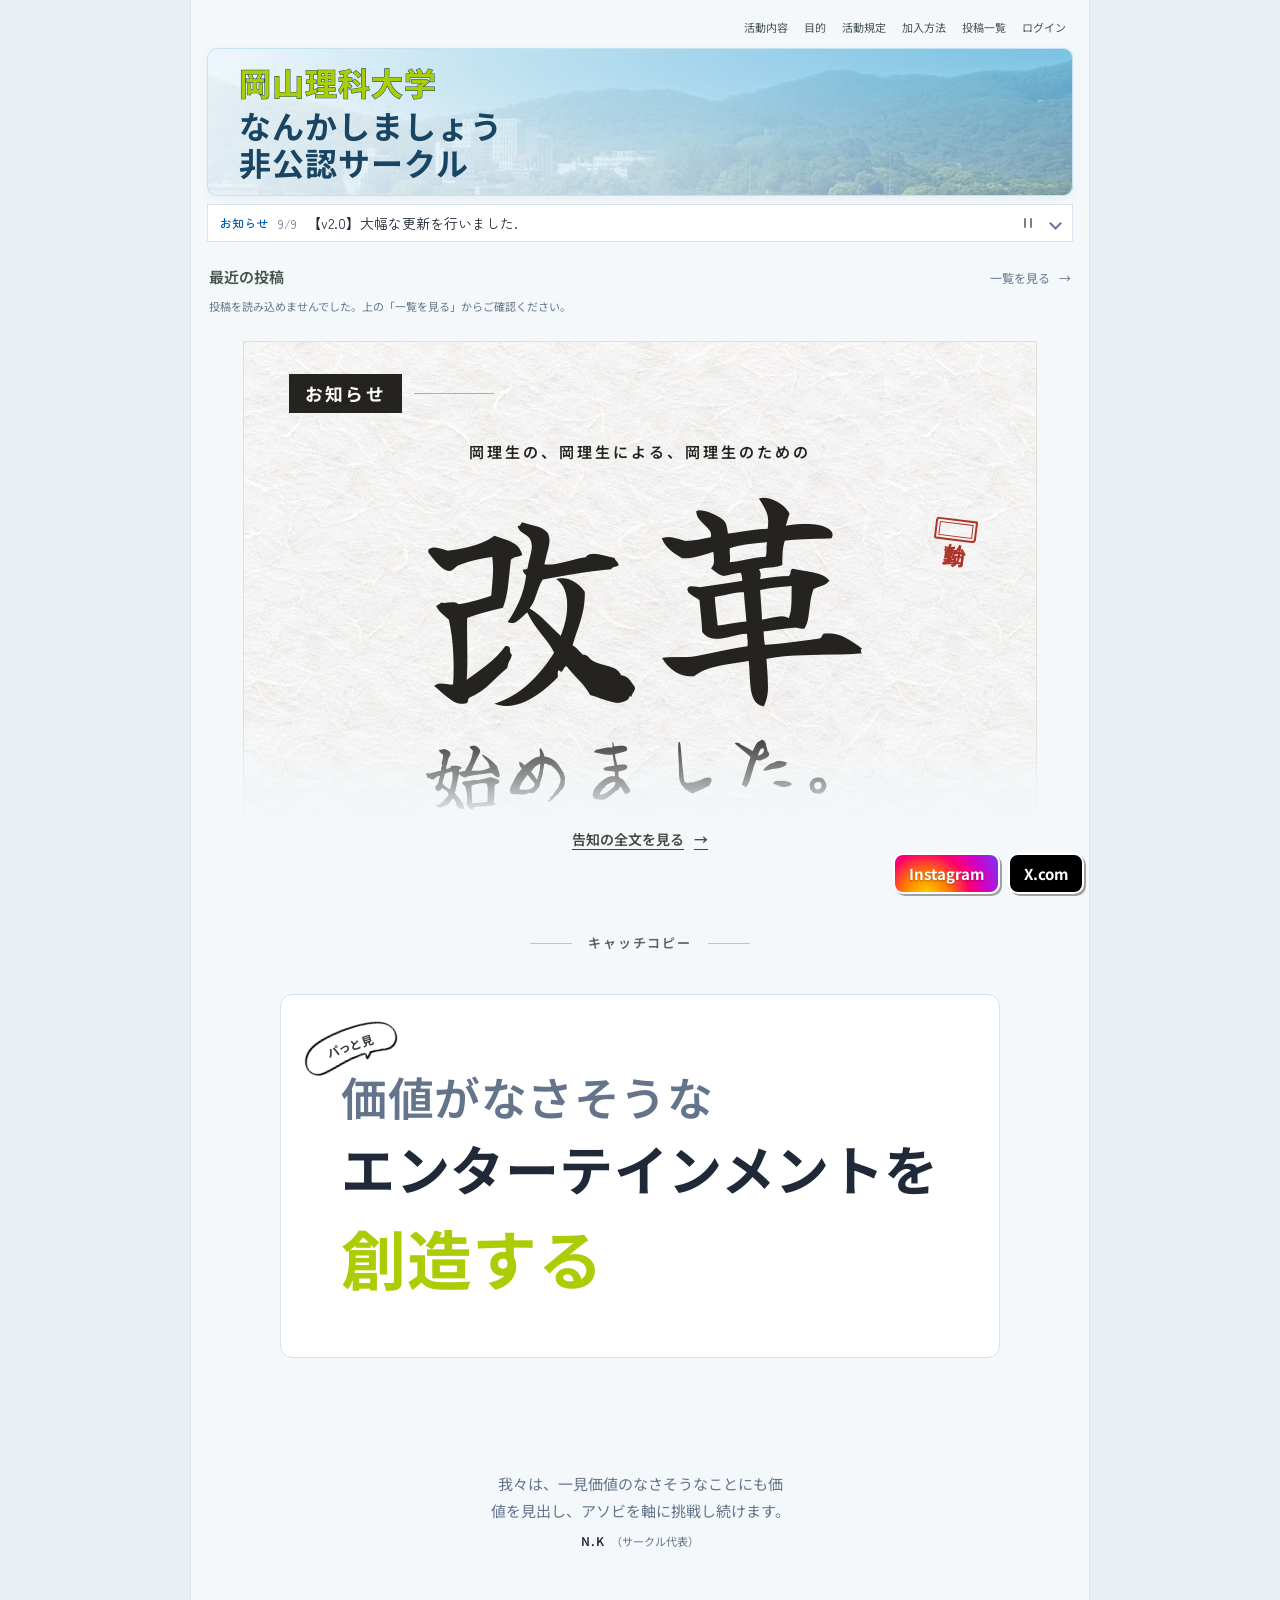
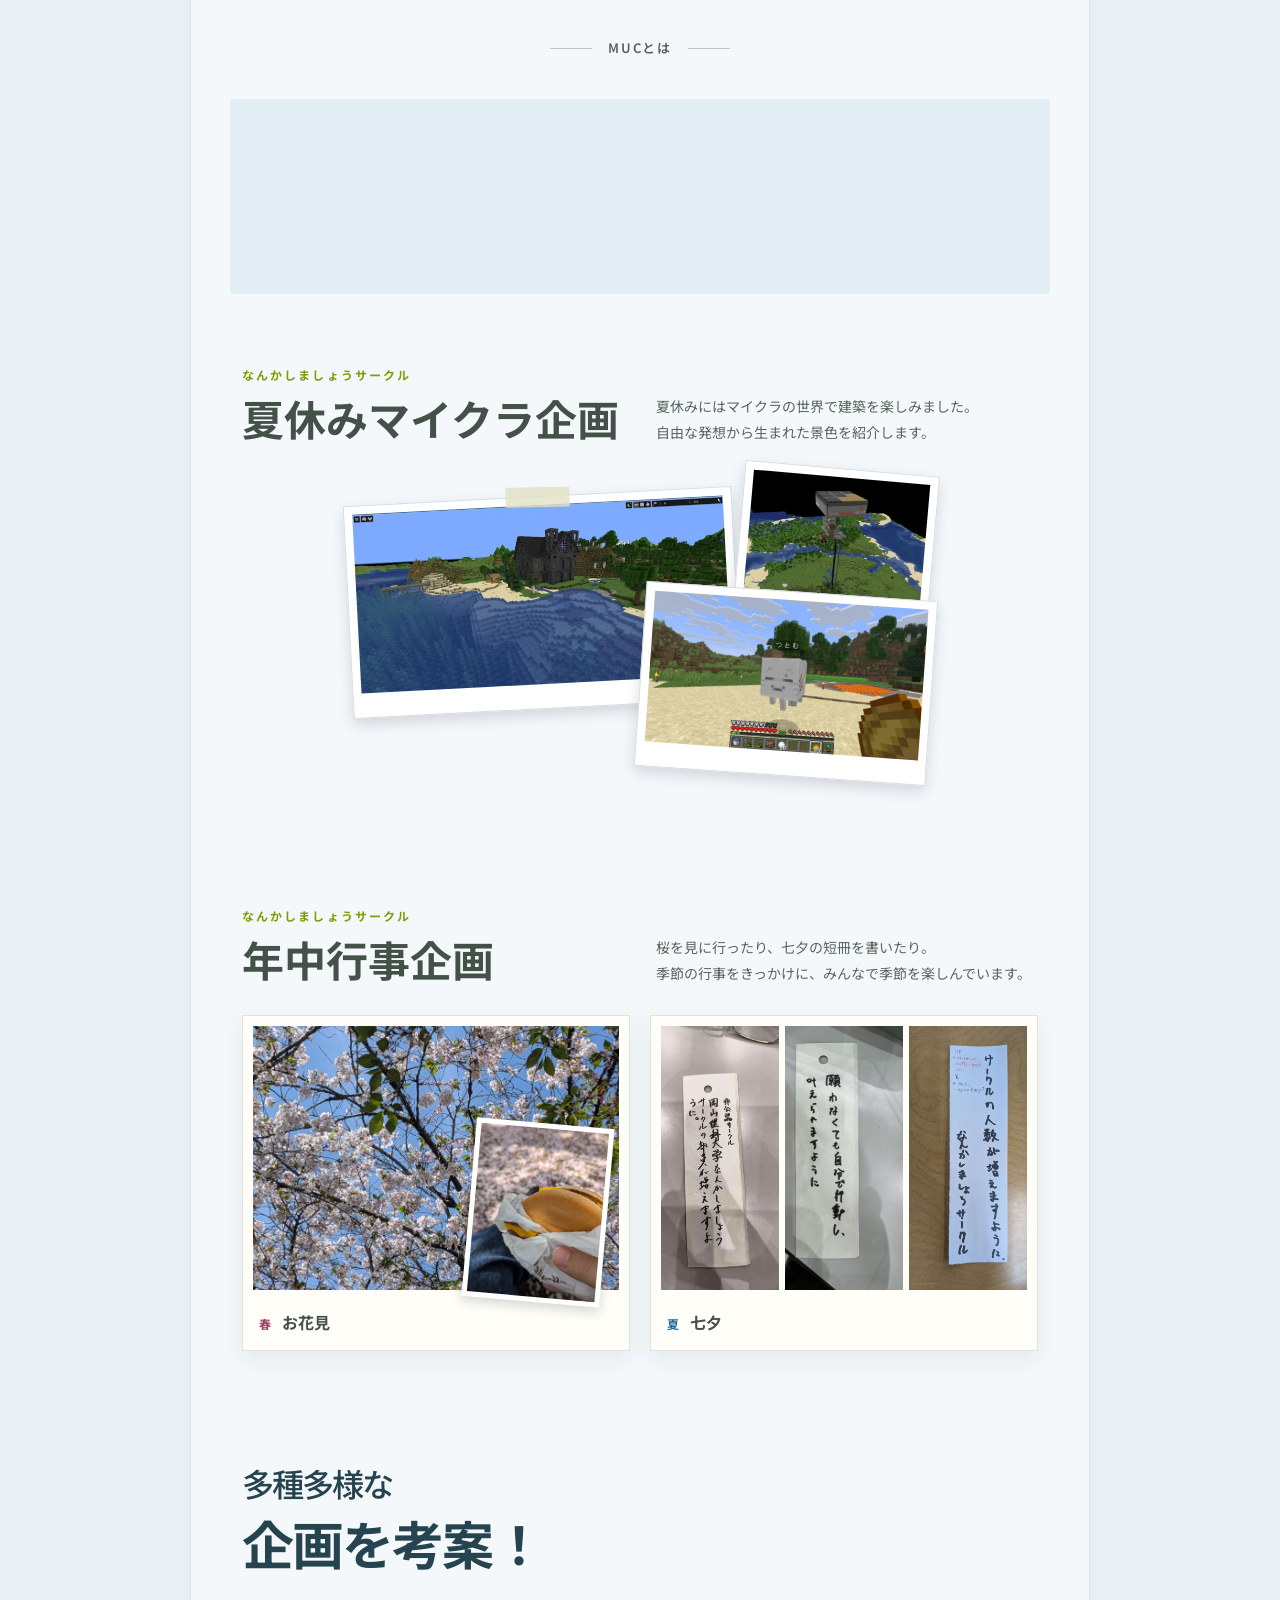
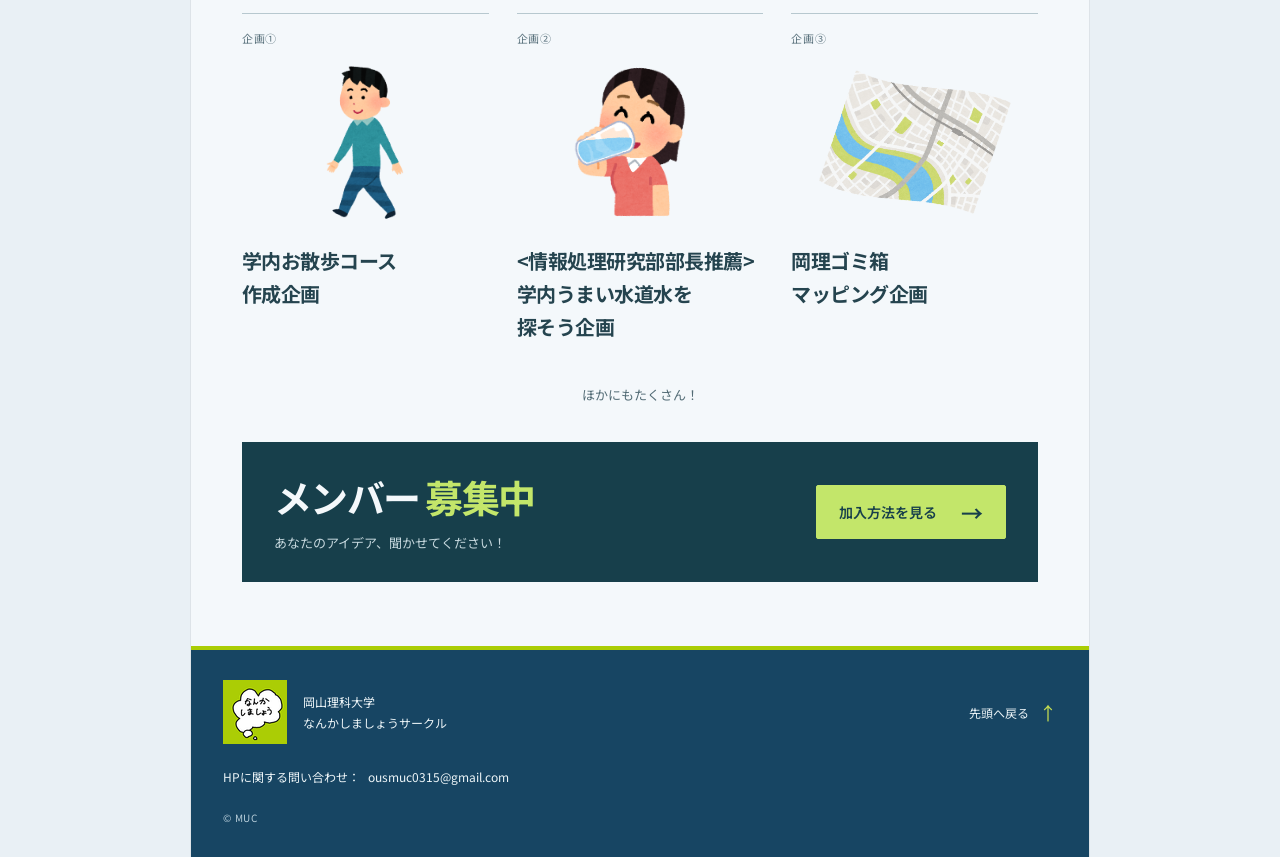
<file: index.html>
<!DOCTYPE html>
<html lang="ja">
<head>
  <meta charset="UTF-8">
  <meta name="description" content="岡山理科大学の非公認サークル「なんかしましょうサークル（MUC）」の公式サイト。活動や企画、投稿、加入方法を紹介します。">
  <link rel="preconnect" href="https://fonts.googleapis.com">
  <link rel="preconnect" href="https://fonts.gstatic.com" crossorigin>
  <link rel="stylesheet" href="https://fonts.googleapis.com/css2?family=Noto+Sans+JP:wght@400;600;700;900&amp;family=Zen+Maru+Gothic:wght@400;500&amp;display=swap">

  <link rel="stylesheet" href="css/main.css?v=20261003-7">
  <link rel="stylesheet" href="css/home-projects.css?v=20261003-3">
  <link rel="preload" href="font/reform-yuji-boku.woff2" as="font" type="font/woff2" crossorigin>
  <link rel="stylesheet" href="css/reform.css?v=20261003-1">
  <link rel="canonical" href="https://ousmuc.motti-web.com/">

  <meta
    name="viewport"
    content="width=device-width, initial-scale=1.0"
  >

  <title>岡山理科大学なんかしましょうサークル(MUC)</title>

  <link
    rel="icon"
    href="./image/favicon.png"
    type="image/png"
  >

  <meta
    property="og:title"
    content="岡山理科大学なんかしましょうサークル(MUC)"
  >
  <meta
    property="og:description"
    content="MUCの公式HP"
  >
  <meta
    property="og:type"
    content="website"
  >
  <meta
    property="og:site_name"
    content="MUC"
  >
  <meta
    property="og:url"
    content="https://ousmuc.motti-web.com/"
  >
  <meta
    property="og:image"
    content="https://ousmuc.motti-web.com/image/ogp.png"
  >

  <meta
    name="twitter:card"
    content="summary_large_image"
  >
  <meta
    name="twitter:title"
    content="岡山理科大学なんかしましょうサークル(MUC)"
  >
  <meta
    name="twitter:description"
    content="MUCの公式HP"
  >
  <meta
    name="twitter:image"
    content="https://ousmuc.motti-web.com/image/ogp.png"
  >
<script src="./scripts/navigation.js?v=20260910-1" defer></script>
<script src="./scripts/news-rotator.js?v=20260908-3" defer></script>
<script src="./scripts/catchcopy-slider.js?v=20260928-2" defer></script>
</head>

<body>
  <div class="site-wrapper home-page" id="page-top">
    <header class="site-header home-site-header">
      <details class="site-navigation" open>
        <summary class="site-menu-toggle" aria-label="メニュー">
          <span class="site-menu-icon" aria-hidden="true"></span>
        </summary>
        <nav class="header-content" aria-label="メインメニュー">
          <ul class="header-menu">
            <li><a href="./pages/act_menu.php">活動内容</a></li>
            <li><a href="./pages/purpose.html">目的</a></li>
            <li><a href="./pages/regulations.html">活動規定</a></li>
            <li><a href="./pages/join.html">加入方法</a></li>
            <li><a href="./pages/posts.php">投稿一覧</a></li>
            <li><a href="./pages/login.php">ログイン</a></li>
          </ul>
        </nav>
      </details>
      <div class="mbody">
        <h1>
          <span class="home-title-university">岡山理科大学</span><br>
          なんかしましょう<br>
          非公認サークル
        </h1>
      </div>
    </header>

    <details class="home-news">
      <summary>
        <span class="home-news-viewport">
          <span class="home-news-slide home-news-slide-latest">
            <span class="home-news-label">お知らせ</span>
            <span class="home-news-latest">最新のお知らせを見る</span>
          </span>
          <span class="home-news-slide home-news-slide-recruitment" aria-hidden="true" hidden>
            <a class="home-news-recruitment" href="./pages/join.html" tabindex="-1">メンバー絶賛募集中！</a>
          </span>
        </span>
        <button class="home-news-pause" type="button" aria-label="自動切り替えを停止" aria-pressed="false" hidden>
          <span aria-hidden="true"></span>
        </button>
      </summary>
      <div class="newsbox">
        <ul>
          <!-- お知らせは新しいものを先頭に追加。閉じた欄には、この最初の1件が自動で表示されます。 -->
          <li><time datetime="2026-09-09">9/9</time> <span>【v2.0】大幅な更新を行いました.</span></li>
          <li>9/5 【v2.0β】大幅な更新を行いました.</li>
          <li>7/24 【v1.0】大幅な更新を行いました.</li>
          <li>5/18 サーバーの移行を行いました.</li>
          <li>4/13 初メンバー加入を記念して「年中行事をやってみようの会」が始動しました.</li>
          <li>4/5 HPのURLが更新されました.</li>
          <li>2026/03/15 サイトを公開しました.</li>
        </ul>
      </div>
    </details>

    <section class="home-recent-posts" aria-labelledby="recent-posts-title">
      <div class="home-recent-posts-heading">
        <h2 id="recent-posts-title">最近の投稿</h2>
        <a href="./pages/posts.php">一覧を見る <span aria-hidden="true">→</span></a>
      </div>
      <p class="home-posts-status" id="recent-posts-status" role="status">
        投稿は上の「一覧を見る」からもご覧いただけます。
      </p>
      <ul class="home-posts-track" id="recent-post-previews" aria-label="最近の投稿" hidden></ul>
    </section>

    <section class="home-reform" aria-labelledby="reform-title">
      <article class="reform-poster" id="reform-poster" aria-label="改革のお知らせ">
        <header class="reform-masthead">
          <p>お知らせ</p>
        </header>

        <div class="reform-hero">
          <p class="reform-kicker">岡理生の、岡理生による、岡理生のための</p>
          <h2 class="reform-title" id="reform-title">
            <span class="reform-title-main">改革</span>
            <span class="reform-title-sub">始めました。</span>
          </h2>
          <span class="reform-seal" aria-hidden="true">始動</span>
        </div>

        <p class="reform-intro">オンラインの居場所も、サークルのカタチも。<br>私たちは、今、変わりはじめています。</p>

        <section class="reform-community" aria-labelledby="reform-community-title">
          <h3 id="reform-community-title"><span>岡理生のための</span>オンラインコミュニティ</h3>
          <p class="reform-community-intro">学部や学年を越えてつながり、大学生活の情報を共有しながら、<br>「やってみたい」ことに挑戦できる場をつくっています。</p>
          <ul class="reform-benefits">
            <li><h4>多種多様なメンバー</h4><p>いろいろな学部の先輩と交流できるチャンスも。</p></li>
            <li><h4>大学生活を豊かにする</h4><p>学生生活で役に立つ自炊の知恵や、時間割の相談なども行えます。</p></li>
            <li><h4>やってみたいを実現する</h4><p>特にAI（≈大規模言語モデル）を使った先進的なアプローチに注力。</p></li>
          </ul>
        </section>

        <section class="reform-organization" aria-labelledby="reform-organization-title">
          <h3 id="reform-organization-title">よりよいサークルを目指して</h3>
          <p>コミュニティづくりとあわせて、内部の構造や運営体制も変えていきます。</p>
        </section>

        <footer class="reform-footer">
          <div><span>岡山理科大学 なんかしましょうサークル（非公認）</span><span class="reform-url">ousmuc.motti-web.com</span></div>
          <a class="reform-join" href="./pages/join.html">参加方法を見る <span aria-hidden="true">→</span></a>
        </footer>
      </article>
      <div class="reform-view-actions">
        <a class="reform-poster-open" href="#reform-poster">告知の全文を見る <span aria-hidden="true">→</span></a>
        <a class="reform-poster-close" href="#page-top">← トップページに戻る</a>
      </div>
    </section>

    <section class="home-catchcopy" aria-labelledby="home-philosophy-title">
      <h2 class="home-catchcopy-heading" id="home-philosophy-title">キャッチコピー</h2>
      <div class="home-catchcopy-main">
        <p class="home-catchcopy-text">
          <span class="home-catchcopy-intro"><span class="home-catchcopy-note">パっと見</span>価値がなさそうな</span>
          <span>エンターテインメントを</span>
          <span class="home-catchcopy-ending"><strong>創造する</strong></span>
        </p>
      </div>

      <figure class="home-message">
        <blockquote class="home-message-quote">
          <p>我々は、一見価値のなさそうなことにも価値を見出し、アソビを軸に挑戦し続けます。</p>
        </blockquote>
        <figcaption class="home-message-author">
          <strong>N.K</strong>
          <span>（サークル代表）</span>
        </figcaption>
      </figure>
    </section>

    <section class="home-introduction" aria-labelledby="home-catchcopy-title">
      <h2 class="home-catchcopy-heading" id="home-catchcopy-title">MUCとは</h2>
      <p class="home-catchcopy-description">
        <span class="home-catchcopy-readable">「企画持ち込み」＋「オンラインコミュニティ」＝なんかしましょうサークル</span>
        <span class="home-catchcopy-viewport" aria-hidden="true">
          <span class="home-catchcopy-slide">「企画持ち込み」</span>
          <span class="home-catchcopy-slide">＋「オンラインコミュニティ」</span>
          <span class="home-catchcopy-slide">＝なんかしましょうサークル</span>
        </span>
      </p>
    </section>

    <section class="home-activity" aria-labelledby="minecraft-title">
      <div class="home-activity-intro">
        <div>
          <p class="home-activity-kicker">なんかしましょうサークル</p>
          <h2 id="minecraft-title">夏休みマイクラ企画</h2>
        </div>
        <p>夏休みにはマイクラの世界で建築を楽しみました。<br>
          自由な発想から生まれた景色を紹介します。</p>
      </div>
      <figure class="minecraft-album">
        <div class="minecraft-collage">
          <a
            class="minecraft-photo minecraft-photo-main"
            href="./image/minecraft/seaside-building.png"
            target="_blank"
            rel="noopener noreferrer"
            aria-label="海辺の建物の写真を原寸で開く（新しいタブ）"
          >
            <picture>
              <source
                type="image/webp"
                srcset="./image/minecraft/seaside-building-640.webp 640w, ./image/minecraft/seaside-building-1120.webp 1120w"
                sizes="(max-width: 600px) 88vw, (max-width: 900px) 62vw, 540px"
              >
              <img
                src="./image/minecraft/seaside-building-1120.jpg"
                width="2556"
                height="1230"
                alt="マイクラの海辺に建つ、黒い石の大きな建物"
                loading="lazy"
                decoding="async"
              >
            </picture>
          </a>

          <a
            class="minecraft-photo minecraft-photo-tower"
            href="./image/minecraft/sky-tower.png"
            target="_blank"
            rel="noopener noreferrer"
            aria-label="高い建築物の写真を原寸で開く（新しいタブ）"
          >
            <picture>
              <source
                type="image/webp"
                srcset="./image/minecraft/sky-tower-640.webp 640w, ./image/minecraft/sky-tower-1120.webp 1120w"
                sizes="(max-width: 600px) 38vw, (max-width: 900px) 31vw, 270px"
              >
              <img
                src="./image/minecraft/sky-tower-1120.jpg"
                width="1167"
                height="1050"
                alt="マイクラの地形を見下ろす、高く伸びた大きな建築物"
                loading="lazy"
                decoding="async"
              >
            </picture>
          </a>

          <a
            class="minecraft-photo minecraft-photo-friend"
            href="./image/minecraft/tsutomu-ghast.png"
            target="_blank"
            rel="noopener noreferrer"
            aria-label="つとむの写真を原寸で開く（新しいタブ）"
          >
            <picture>
              <source
                type="image/webp"
                srcset="./image/minecraft/tsutomu-ghast-640.webp 640w, ./image/minecraft/tsutomu-ghast-1120.webp 1120w"
                sizes="(max-width: 600px) 60vw, (max-width: 900px) 46vw, 400px"
              >
              <img
                src="./image/minecraft/tsutomu-ghast-1120.jpg"
                width="1920"
                height="1057"
                alt="マイクラで「つとむ」と名付けられたガスト"
                loading="lazy"
                decoding="async"
              >
            </picture>
          </a>
        </div>
      </figure>
    </section>

    <section class="home-seasonal" aria-labelledby="seasonal-title">
      <div class="home-seasonal-intro">
        <div>
          <p class="home-seasonal-kicker">なんかしましょうサークル</p>
          <h2 id="seasonal-title">年中行事企画</h2>
        </div>
        <p>桜を見に行ったり、七夕の短冊を書いたり。<br>
          季節の行事をきっかけに、みんなで季節を楽しんでいます。</p>
      </div>

      <div class="home-seasonal-gallery">
        <figure class="home-seasonal-event home-seasonal-spring">
          <div class="home-seasonal-spring-photos">
            <a href="./image/nenntyu/cherry-blossoms.jpg" target="_blank" rel="noopener noreferrer" aria-label="桜の写真を原寸で開く（新しいタブ）">
              <img src="./image/nenntyu/cherry-blossoms.jpg" width="2048" height="1152" alt="青空の下に咲く桜" loading="lazy" decoding="async">
            </a>
            <a href="./image/nenntyu/hanami-hamburger.jpg" target="_blank" rel="noopener noreferrer" aria-label="桜の下で食べたハンバーガーの写真を原寸で開く（新しいタブ）">
              <img src="./image/nenntyu/hanami-hamburger.jpg" width="1152" height="2048" alt="桜の花びらが散る場所で食べたハンバーガー" loading="lazy" decoding="async">
            </a>
          </div>
          <figcaption><span>春</span> お花見</figcaption>
        </figure>

        <figure class="home-seasonal-event home-seasonal-summer">
          <div class="home-seasonal-wishes">
            <a href="./image/nenntyu/tanabata-club-wish.jpg" target="_blank" rel="noopener noreferrer" aria-label="七夕の短冊の写真を原寸で開く（新しいタブ）">
              <img src="./image/nenntyu/tanabata-club-wish.jpg" width="768" height="1020" alt="サークルへの願いを書いた七夕の短冊" loading="lazy" decoding="async">
            </a>
            <a href="./image/nenntyu/tanabata-action-wish.jpg" target="_blank" rel="noopener noreferrer" aria-label="七夕の短冊の写真を原寸で開く（新しいタブ）">
              <img src="./image/nenntyu/tanabata-action-wish.jpg" width="2160" height="2880" alt="自分で行動したいという願いを書いた七夕の短冊" loading="lazy" decoding="async">
            </a>
            <a href="./image/nenntyu/tanabata-members-wish.jpg" target="_blank" rel="noopener noreferrer" aria-label="七夕の短冊の写真を原寸で開く（新しいタブ）">
              <img src="./image/nenntyu/tanabata-members-wish.jpg" width="3000" height="4000" alt="サークルの人数が増えるよう願った七夕の短冊" loading="lazy" decoding="async">
            </a>
          </div>
          <figcaption><span>夏</span> 七夕</figcaption>
        </figure>
      </div>
    </section>

    <section class="home-other-projects" id="other-projects" aria-labelledby="other-projects-title">
      <div class="home-other-projects-heading">
        <div>
          <h2 id="other-projects-title"><span>多種多様な</span>企画を考案！</h2>
        </div>
      </div>
      <ul class="home-projects-list">
        <li>
          <p class="home-project-label">企画①</p>
          <img class="home-project-art" src="./image/projects/walking-man.png" width="513" height="800" alt="" loading="lazy" decoding="async">
          <h3>学内お散歩コース<br>作成企画</h3>
        </li>
        <li>
          <p class="home-project-label">企画②</p>
          <img class="home-project-art" src="./image/projects/drinking-water-woman.png" width="738" height="738" alt="" loading="lazy" decoding="async">
          <h3><情報処理研究部部長推薦><br>
            学内うまい水道水を<br>
            探そう企画</h3>
        </li>
        <li>
          <p class="home-project-label">企画③</p>
          <img class="home-project-art" src="./image/projects/campus-map.png" width="800" height="633" alt="" loading="lazy" decoding="async">
          <h3>岡理ゴミ箱<br>マッピング企画</h3>
        </li>
      </ul>
      <p class="home-other-projects-more">ほかにもたくさん！</p>
    </section>

    <section class="home-recruitment" aria-labelledby="recruitment-title">
      <div class="home-recruitment-heading">
        <h2 id="recruitment-title"><span>メンバー</span><span>募集中</span></h2>
        <p class="home-recruitment-message">あなたのアイデア、聞かせてください！</p>
      </div>
      <a class="recruitment-link" href="./pages/join.html">加入方法を見る</a>
    </section>

    <footer class="home-footer">
      <p class="home-footer-name">
        <img class="home-footer-icon" src="./image/favicon.png" width="64" height="64" alt="" decoding="async">
        <span>岡山理科大学<br>なんかしましょうサークル</span>
      </p>
      <a class="home-footer-top" href="#page-top">先頭へ戻る <span aria-hidden="true">↑</span></a>
      <p class="home-footer-contact">
        <span>HPに関する問い合わせ：</span>
        <span>ousmuc0315@gmail.com</span>
      </p>
      <small>© MUC</small>
    </footer>

  </div>

  <div class="link-wrapper">
    <a
      class="insta-link"
      href="https://www.instagram.com/ous_muc"
      target="_blank"
      rel="noopener noreferrer"
    >
      Instagram
    </a>

    <a
      class="x-link"
      href="https://x.com/ous_nannkasy0"
      target="_blank"
      rel="noopener noreferrer"
    >
      X.com
    </a>
  </div>

  <script src="./scripts/post-previews.js?v=20260909-3" defer></script>
</body>
</html>
</file>
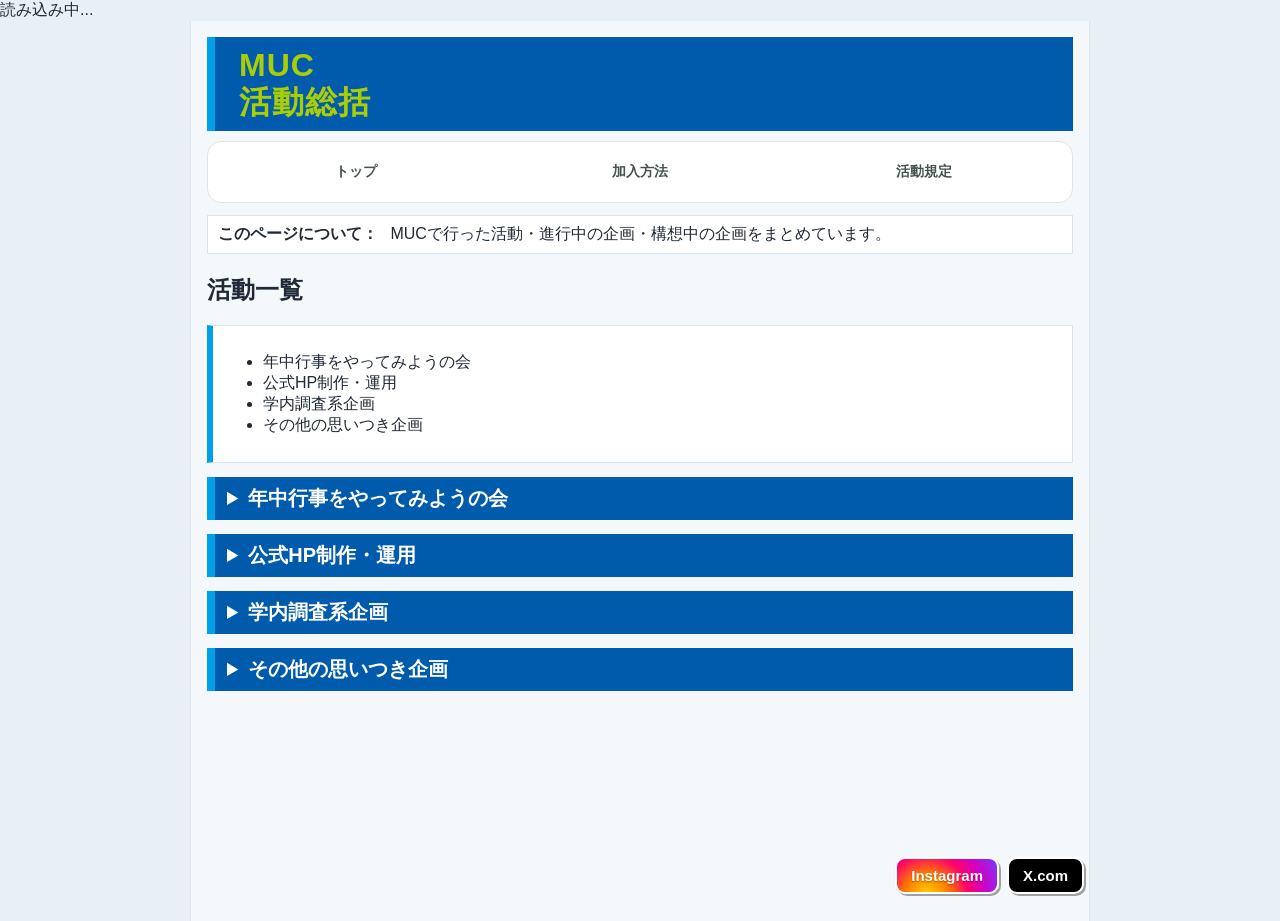
<file: act_menu.html>
<!DOCTYPE html>
<html lang="ja">
<head>
  <meta charset="UTF-8">
  <link rel="stylesheet" href="css/main.css?v=4">
  <meta name="viewport" content="width=device-width, initial-scale=1.0">

  <title>MUC 活動総括</title>

  <meta property="og:title" content="MUC 活動総括">
  <meta property="og:description" content="岡山理科大学なんかしましょうサークル活動まとめ">
  <meta property="og:type" content="website">
  <meta property="og:site_name" content="MUC">
  <meta property="og:url" content="https://ousmuc.motti-web.com/act_menu.html">
  <meta property="og:image" content="https://ousmuc.motti-web.com/ogp.png">

  <meta name="twitter:card" content="summary_large_image">
  <meta name="twitter:title" content="MUC 活動総括">
  <meta name="twitter:description" content="岡山理科大学なんかしましょうサークル活動まとめ">
  <meta name="twitter:image" content="https://ousmuc.motti-web.com/ogp.png">

  <link rel="icon" href="/favicon.png" type="image/png">
</head>

<body class="loading">
  <div id="loading-screen">読み込み中...</div>

  <div class="site-wrapper">
    <div class="mbody">
      <h1>MUC<br>活動総括</h1>
    </div>

    <div class="header-content">
      <ul class="header-menu">
        <li><a href="index.html">トップ</a></li>
        <li><a href="join.html">加入方法</a></li>
        <li><a href="regulations.html">活動規定</a></li>
      </ul>
    </div>

    <div class="member-row">
      <b>このページについて：</b>
      <span class="member">MUCで行った活動・進行中の企画・構想中の企画をまとめています。</span>
    </div>

    <div class="top-news">
      <div class="news">
        <h2>活動一覧</h2>
        <div class="newsbox">
          <ul>
            <li>年中行事をやってみようの会</li>
            <li>公式HP制作・運用</li>
            <li>学内調査系企画</li>
            <li>その他の思いつき企画</li>
          </ul>
        </div>
      </div>
    </div>

    <details>
      <summary>年中行事をやってみようの会</summary>
      <div class="sentence">
        <p class="normal">
          <b>状態：</b>進行中<br>
          <b>開始：</b>2026年4月<br>
          <b>概要：</b>季節の行事や記念日から着想を得て、その日にちなんだ活動を行います。<br>
          <b>やったこと：</b>お花見<br>
          <b>今後：</b>アイデアが出次第、随時活動を行う予定です。<br>
          <b>URL：</b><a href="">ページ整備中</a>
        </p>
      </div>
    </details>

    <details>
      <summary>公式HP制作・運用</summary>
      <div class="sentence">
        <p class="normal">
          <b>状態：</b>進行中<br>
          <b>概要：</b>MUCのアレコレを公開するための公式HPを制作・運用しています。<br>
          <b>やったこと：</b>ページの分岐化、UI,UXの改善、ドメインの取得、サーバー移行、ブラウザ掲載<br>
          <b>今後：</b>それぞれの活動ページの整備を進める予定です。<br>
          <b>URL：</b><a href="">ページ整備中</a>
        </p>
      </div>
    </details>
    <details>
      <summary>学内調査系企画</summary>
      <div class="sentence">
        <p class="normal">
          <b>状態：</b>進行中<br>
          <b>概要：</b>学内の設備や場所に関する情報を集め、便利に使える形で整理する企画です。<br>
          <b>例：</b>ゴミ箱の位置調査、学内ゴミ箱のデータベース化。<br>
          <b>今後：</b>データ収集を引き続き行い、HP上での公開を進めます。<br>
          <b>URL：</b><a href="">ページ整備中</a>
        </p>
      </div>
    </details>

    <details>
      <summary>その他の思いつき企画</summary>
      <div class="sentence">
        <p class="normal">
          <b>状態：</b>随時追加<br>
          <b>概要：</b>突拍子もないひらめきや雑談から生まれた企画を、実行できそうなら形にしようという枠です。<br>
          <b>方針：</b>形にできそうならやってみる。<br>
          <b>URL：</b><a href="">ページ整備中</a>
        </p>
      </div>
    </details>
  </div>
  <div class="link-wrapper">
    <a class="insta-link" href="https://www.instagram.com/ous_muc" target="_blank" rel="noopener noreferrer">Instagram</a>
    <a class="x-link" href="https://x.com/ous_nannkasy0" target="_blank" rel="noopener noreferrer">X.com</a>
  </div>
<script>
    window.addEventListener("load", function () {
    document.body.classList.remove("loading");
    document.body.classList.add("loaded");
    });
</script>
</body>
</html>
</file>
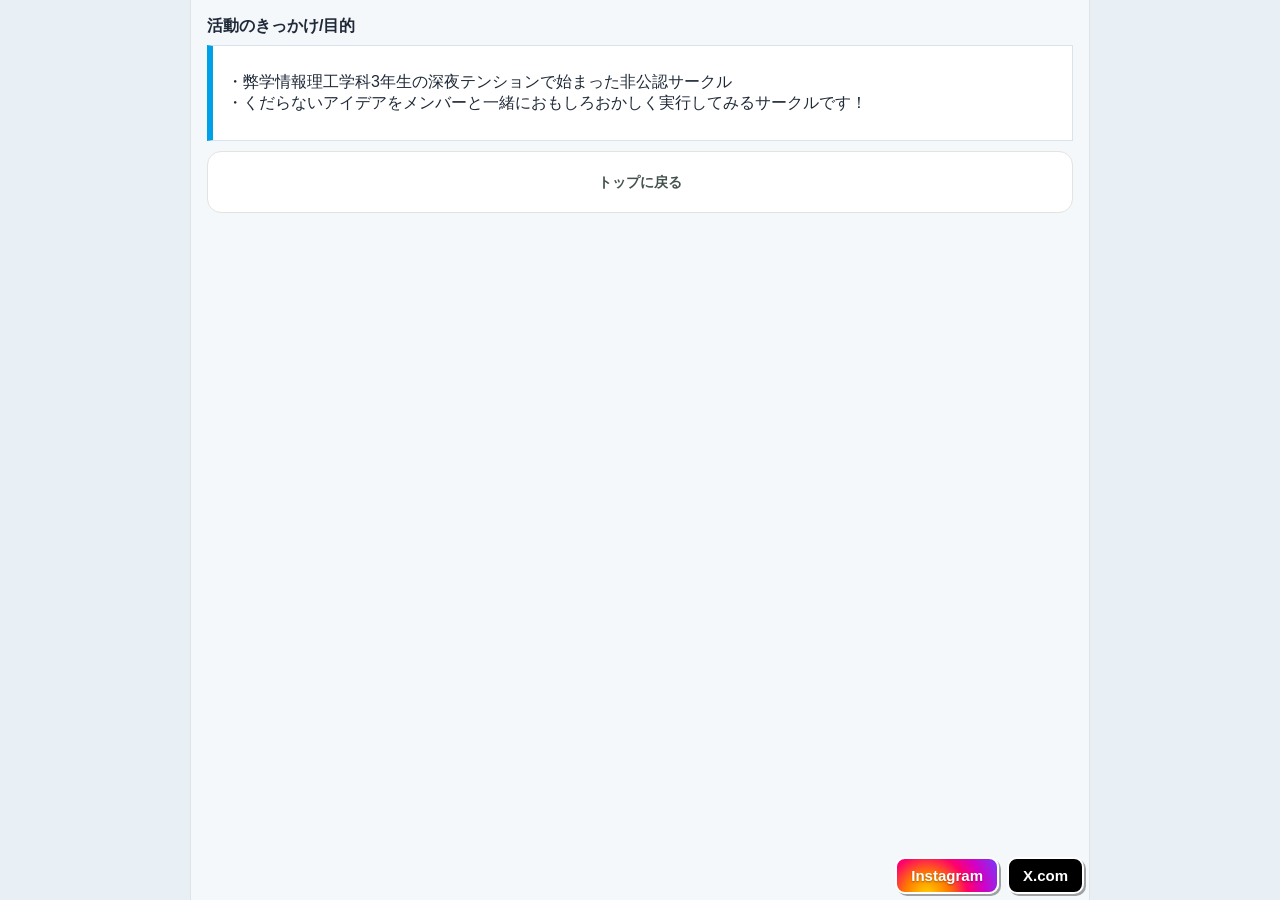
<file: purpose.html>
<!DOCTYPE html>
<html lang="ja">
<head>
    <meta charset="UTF-8">
    <link rel="stylesheet" href="css/main.css?v=2">
    <meta name="viewport" content="width=device-width, initial-scale=1.0">

    <title>活動のきっかけ/目的</title>

    <meta name="viewport" content="width=device-width, initial-scale=1.0">
    <meta property="og:title" content="MUC 活動目的">
    <meta property="og:description" content="MUC 活動目的の紹介">
    <meta property="og:type" content="website">
    <meta property="og:site_name" content="MUC">
    <meta property="og:url" content="https://ousmuc.motti-web.com/act_menu.html">
    <meta property="og:image" content="https://ousmuc.motti-web.com/ogp.png">

    <meta name="twitter:card" content="summary_large_image">
    <meta name="twitter:title" content="MUC 活動目的">
    <meta name="twitter:description" content="MUC 活動目的の紹介">
    <meta name="twitter:image" content="https://ousmuc.motti-web.com/ogp.png">
</head>
<body class="loading">
    <div class="site-wrapper">
      <b>活動のきっかけ/目的</b>
        <div class="sentence">
            <p class="normal">
                ・弊学情報理工学科3年生の深夜テンションで始まった非公認サークル<br>
                ・くだらないアイデアをメンバーと一緒におもしろおかしく実行してみるサークルです！
            </p>
        </div>
        <div class="header-content">
            <ul class="header-menu">
                <li><a href="./index.html">トップに戻る</a></li>
            </ul>
        </div>
    </div>
    <div class="link-wrapper">
        <a class="insta-link" href="https://www.instagram.com/ous_muc" target="_blank" rel="noopener noreferrer">Instagram</a>
        <a class="x-link" href="https://x.com/ous_nannkasy0" target="_blank" rel="noopener noreferrer">X.com</a>
    </div>
    <script>
        window.addEventListener("load", function () {
        document.body.classList.remove("loading");
        document.body.classList.add("loaded");
        });
    </script>
</body> 
</html>
</file>
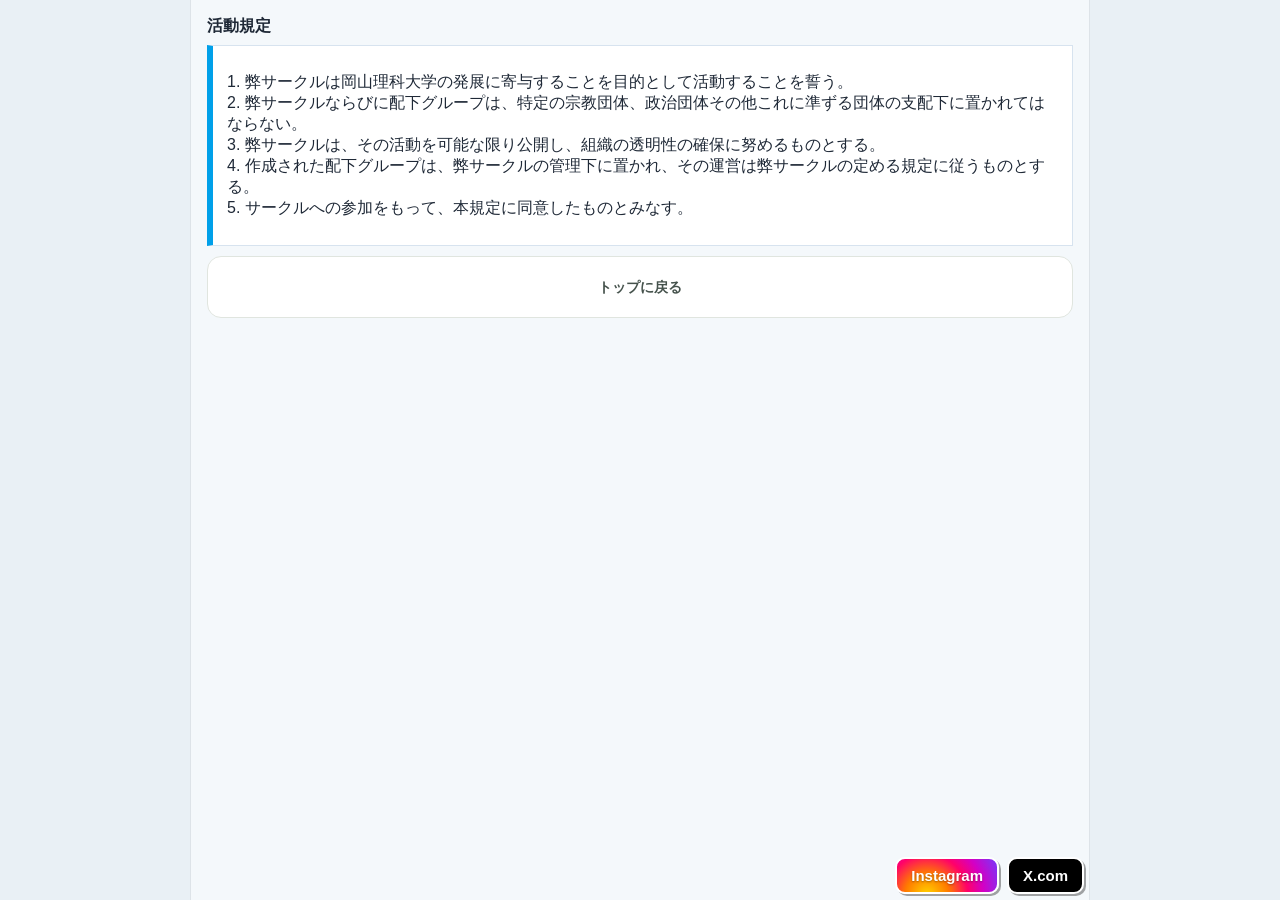
<file: regulations.html>
<!DOCTYPE html>
<html lang="ja">
<head>
    <meta charset="UTF-8">
    <link rel="stylesheet" href="css/main.css?v=2">
    <meta name="viewport" content="width=device-width, initial-scale=1.0">

    <title>活動規定</title>

    <meta property="og:title" content="MUC 活動規定">
    <meta property="og:description" content="MUC 活動規定の詳細">
    <meta property="og:type" content="website">
    <meta property="og:site_name" content="MUC">
    <meta property="og:url" content="https://ousmuc.motti-web.com/act_menu.html">
    <meta property="og:image" content="https://ousmuc.motti-web.com/ogp.png">

    <meta name="twitter:card" content="summary_large_image">
    <meta name="twitter:title" content="MUC 活動規定">
    <meta name="twitter:description" content="MUC 活動規定の詳細">
    <meta name="twitter:image" content="https://ousmuc.motti-web.com/ogp.png">
</head>
<body class="loading">
  <div class="site-wrapper">
  <b>活動規定</b>
    <div class="sentence">
      <p class="normal">
        1. 弊サークルは岡山理科大学の発展に寄与することを目的として活動することを誓う。<br>
        2. 弊サークルならびに配下グループは、特定の宗教団体、政治団体その他これに準ずる団体の支配下に置かれてはならない。<br>
        3. 弊サークルは、その活動を可能な限り公開し、組織の透明性の確保に努めるものとする。<br>
        4. 作成された配下グループは、弊サークルの管理下に置かれ、その運営は弊サークルの定める規定に従うものとする。<br>
        5. サークルへの参加をもって、本規定に同意したものとみなす。<br>
      </p>
  </div>
    <div class="header-content">
      <ul class="header-menu">
        <li><a href="./index.html">トップに戻る</a></li>
      </ul>
    </div>
  </div> 
  <div class="link-wrapper">
    <a class="insta-link" href="https://www.instagram.com/ous_muc" target="_blank" rel="noopener noreferrer">Instagram</a>
    <a class="x-link" href="https://x.com/ous_nannkasy0" target="_blank" rel="noopener noreferrer">X.com</a>
  </div>
  <script>
    window.addEventListener("load", function () {
      document.body.classList.remove("loading");
      document.body.classList.add("loaded");
    });
  </script>
</body>
</html>
</file>
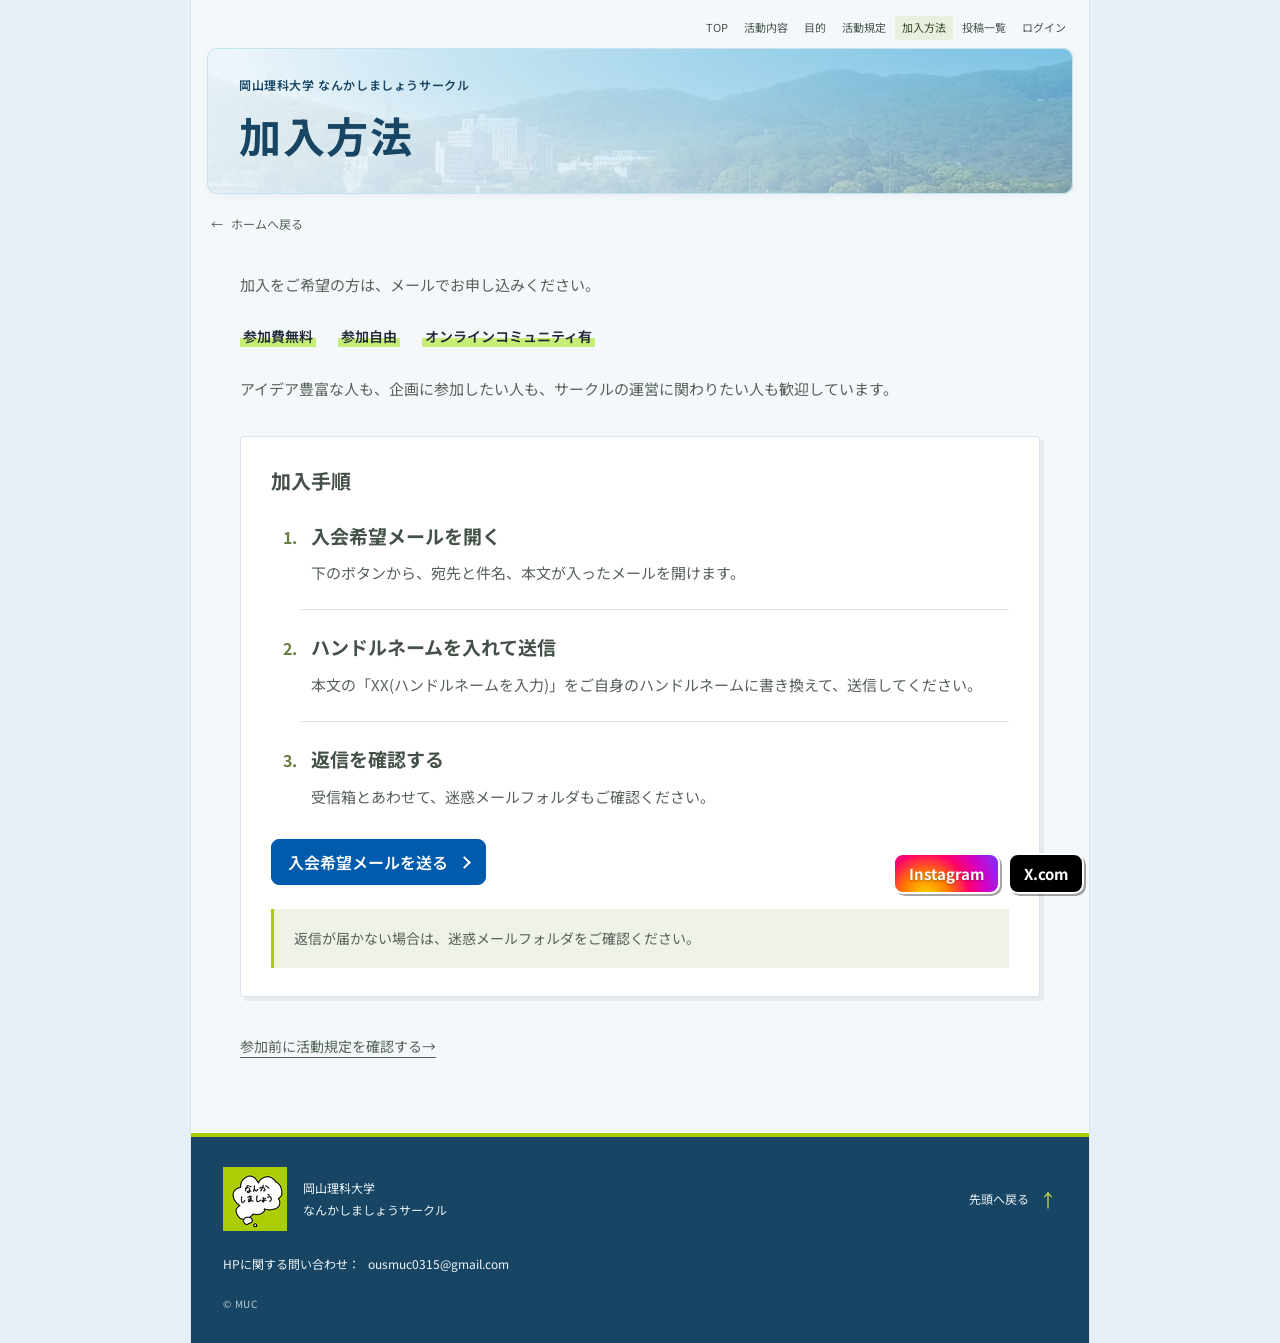
<file: pages/join.html>
<!DOCTYPE html>
<html lang="ja">
<head>
    <meta charset="UTF-8">
    <meta name="description" content="岡山理科大学なんかしましょうサークル（MUC）への加入方法を案内します。参加費は無料で、メールからお申し込みいただけます。">
    <link rel="preconnect" href="https://fonts.googleapis.com">
    <link rel="preconnect" href="https://fonts.gstatic.com" crossorigin>
    <link rel="stylesheet" href="https://fonts.googleapis.com/css2?family=Noto+Sans+JP:wght@400;600;700&amp;family=Zen+Maru+Gothic:wght@400;500&amp;display=swap">
    <link rel="stylesheet" href="../css/main.css?v=20261003-7">
    <link rel="stylesheet" href="../css/subpages.css?v=20260910-2">
    <meta name="viewport" content="width=device-width, initial-scale=1.0">
    <link rel="canonical" href="https://ousmuc.motti-web.com/pages/join.html">
    <title>サークル加入について</title>

    <meta property="og:title" content="MUC 参加方法">
    <meta property="og:description" content="サークル参加方法の紹介">
    <meta property="og:type" content="website">
    <meta property="og:site_name" content="MUC">
    <meta property="og:url" content="https://ousmuc.motti-web.com/pages/join.html">
    <meta property="og:image" content="https://ousmuc.motti-web.com/image/ogp.png">

    <meta name="twitter:card" content="summary_large_image">
    <meta name="twitter:title" content="MUC 参加方法">
    <meta name="twitter:description" content="サークル参加方法の紹介">
    <meta name="twitter:image" content="https://ousmuc.motti-web.com/image/ogp.png">
    <link rel="icon" href="../image/favicon.png" type="image/png">
  <script src="../scripts/navigation.js?v=20260910-1" defer></script>
</head>

<body>
  <div class="site-wrapper subpage" id="page-top">
    <header class="site-header home-site-header subpage-header">
      <details class="site-navigation" open>
        <summary class="site-menu-toggle" aria-label="メニュー">
          <span class="site-menu-icon" aria-hidden="true"></span>
        </summary>
        <nav class="header-content" aria-label="メインメニュー">
          <ul class="header-menu">
            <li><a href="../index.html">TOP</a></li>
            <li><a href="act_menu.php">活動内容</a></li>
            <li><a href="purpose.html">目的</a></li>
            <li><a href="regulations.html">活動規定</a></li>
            <li><a href="join.html" aria-current="page">加入方法</a></li>
            <li><a href="posts.php">投稿一覧</a></li>
            <li><a href="login.php">ログイン</a></li>
          </ul>
        </nav>
      </details>
      <div class="mbody">
        <h1><span class="subpage-brand">岡山理科大学 なんかしましょうサークル</span>加入方法</h1>
      </div>
    </header>
    <div class="page-home-return">
      <a class="home-return-link" href="../index.html">
        <span aria-hidden="true">←</span> ホームへ戻る
      </a>
    </div>
    <main class="subpage-main">
      <div class="page-lead">
        <p>加入をご希望の方は、メールでお申し込みください。</p>
        <ul class="page-benefits" aria-label="参加について">
          <li>参加費無料</li>
          <li>参加自由</li>
          <li>オンラインコミュニティ有</li>
        </ul>
        <p>アイデア豊富な人も、企画に参加したい人も、サークルの運営に関わりたい人も歓迎しています。</p>
      </div>

      <section class="paper-panel" aria-labelledby="join-steps-title">
        <h2 id="join-steps-title">加入手順</h2>
        <ol class="join-steps">
          <li>
            <h3>入会希望メールを開く</h3>
            <p>下のボタンから、宛先と件名、本文が入ったメールを開けます。</p>
          </li>
          <li>
            <h3>ハンドルネームを入れて送信</h3>
            <p>本文の「XX(ハンドルネームを入力)」をご自身のハンドルネームに書き換えて、送信してください。</p>
          </li>
          <li>
            <h3>返信を確認する</h3>
            <p>受信箱とあわせて、迷惑メールフォルダもご確認ください。</p>
          </li>
        </ol>
        <div class="page-actions">
          <a class="recruitment-link" id="joinmail" href="mailto:ousmuc@gmail.com?subject=MUC加入希望のご連絡&amp;body=こんにちは。岡山理科大学のXX(ハンドルネームを入力)です。%0AMUCへの入会を希望します。">入会希望メールを送る</a>
        </div>
        <p class="page-note">返信が届かない場合は、迷惑メールフォルダをご確認ください。</p>
      </section>

      <div class="page-actions">
        <a class="subpage-text-link" href="regulations.html">参加前に活動規定を確認する <span aria-hidden="true">→</span></a>
      </div>
    </main>

    <footer class="home-footer">
      <p class="home-footer-name">
        <img class="home-footer-icon" src="../image/favicon.png" width="64" height="64" alt="" decoding="async">
        <span>岡山理科大学<br>なんかしましょうサークル</span>
      </p>
      <a class="home-footer-top" href="#page-top">先頭へ戻る <span aria-hidden="true">↑</span></a>
      <p class="home-footer-contact">
        <span>HPに関する問い合わせ：</span>
        <span>ousmuc0315@gmail.com</span>
      </p>
      <small>© MUC</small>
    </footer>
  </div>
  <div class="link-wrapper">
    <a class="insta-link" href="https://www.instagram.com/ous_muc" target="_blank" rel="noopener noreferrer">Instagram</a>
    <a class="x-link" href="https://x.com/ous_nannkasy0" target="_blank" rel="noopener noreferrer">X.com</a>
  </div>
</body>
</html>
</file>
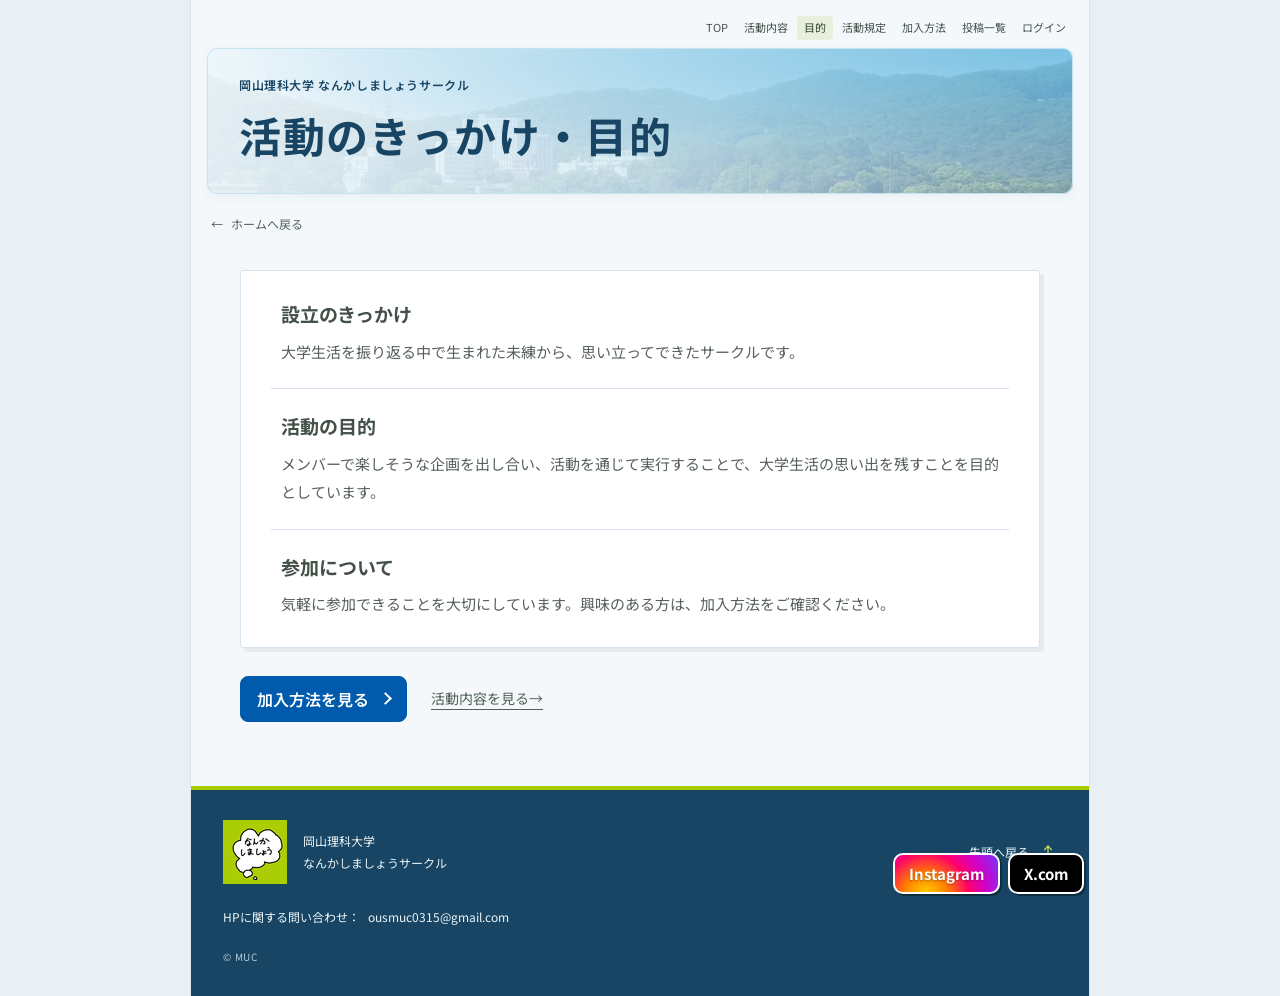
<file: pages/purpose.html>
<!DOCTYPE html>
<html lang="ja">
<head>
    <meta charset="UTF-8">
    <meta name="description" content="岡山理科大学なんかしましょうサークル（MUC）の設立のきっかけ、活動の目的、参加について紹介します。">
    <link rel="preconnect" href="https://fonts.googleapis.com">
    <link rel="preconnect" href="https://fonts.gstatic.com" crossorigin>
    <link rel="stylesheet" href="https://fonts.googleapis.com/css2?family=Noto+Sans+JP:wght@400;600;700&amp;family=Zen+Maru+Gothic:wght@400;500&amp;display=swap">
    <link rel="stylesheet" href="../css/main.css?v=20261003-7">
    <link rel="stylesheet" href="../css/subpages.css?v=20260910-2">
    <meta name="viewport" content="width=device-width, initial-scale=1.0">
    <link rel="canonical" href="https://ousmuc.motti-web.com/pages/purpose.html">

    <title>活動のきっかけ/目的</title>

    <meta property="og:title" content="MUC 活動目的">
    <meta property="og:description" content="MUC 活動目的の紹介">
    <meta property="og:type" content="website">
    <meta property="og:site_name" content="MUC">
    <meta property="og:url" content="https://ousmuc.motti-web.com/pages/purpose.html">
    <meta property="og:image" content="https://ousmuc.motti-web.com/image/ogp.png">

    <meta name="twitter:card" content="summary_large_image">
    <meta name="twitter:title" content="MUC 活動目的">
    <meta name="twitter:description" content="MUC 活動目的の紹介">
    <meta name="twitter:image" content="https://ousmuc.motti-web.com/image/ogp.png">
    <link rel="icon" href="../image/favicon.png" type="image/png">
  <script src="../scripts/navigation.js?v=20260910-1" defer></script>
</head>
<body>
  <div class="site-wrapper subpage" id="page-top">
    <header class="site-header home-site-header subpage-header">
      <details class="site-navigation" open>
        <summary class="site-menu-toggle" aria-label="メニュー">
          <span class="site-menu-icon" aria-hidden="true"></span>
        </summary>
        <nav class="header-content" aria-label="メインメニュー">
          <ul class="header-menu">
            <li><a href="../index.html">TOP</a></li>
            <li><a href="act_menu.php">活動内容</a></li>
            <li><a href="purpose.html" aria-current="page">目的</a></li>
            <li><a href="regulations.html">活動規定</a></li>
            <li><a href="join.html">加入方法</a></li>
            <li><a href="posts.php">投稿一覧</a></li>
            <li><a href="login.php">ログイン</a></li>
          </ul>
        </nav>
      </details>
      <div class="mbody">
        <h1><span class="subpage-brand">岡山理科大学 なんかしましょうサークル</span>活動のきっかけ・目的</h1>
      </div>
    </header>
    <div class="page-home-return">
      <a class="home-return-link" href="../index.html">
        <span aria-hidden="true">←</span> ホームへ戻る
      </a>
    </div>
    <main class="subpage-main">
      <div class="paper-panel">
        <ul class="purpose-points">
          <li>
            <h2>設立のきっかけ</h2>
            <p>大学生活を振り返る中で生まれた未練から、思い立ってできたサークルです。</p>
          </li>
          <li>
            <h2>活動の目的</h2>
            <p>メンバーで楽しそうな企画を出し合い、活動を通じて実行することで、大学生活の思い出を残すことを目的としています。</p>
          </li>
          <li>
            <h2>参加について</h2>
            <p>気軽に参加できることを大切にしています。興味のある方は、加入方法をご確認ください。</p>
          </li>
        </ul>
      </div>

      <div class="page-actions">
        <a class="recruitment-link" href="join.html">加入方法を見る</a>
        <a class="subpage-text-link" href="act_menu.php">活動内容を見る <span aria-hidden="true">→</span></a>
      </div>
    </main>

    <footer class="home-footer">
      <p class="home-footer-name">
        <img class="home-footer-icon" src="../image/favicon.png" width="64" height="64" alt="" decoding="async">
        <span>岡山理科大学<br>なんかしましょうサークル</span>
      </p>
      <a class="home-footer-top" href="#page-top">先頭へ戻る <span aria-hidden="true">↑</span></a>
      <p class="home-footer-contact">
        <span>HPに関する問い合わせ：</span>
        <span>ousmuc0315@gmail.com</span>
      </p>
      <small>© MUC</small>
    </footer>
  </div>
    <div class="link-wrapper">
        <a class="insta-link" href="https://www.instagram.com/ous_muc" target="_blank" rel="noopener noreferrer">Instagram</a>
        <a class="x-link" href="https://x.com/ous_nannkasy0" target="_blank" rel="noopener noreferrer">X.com</a>
    </div>
</body> 
</html>
</file>
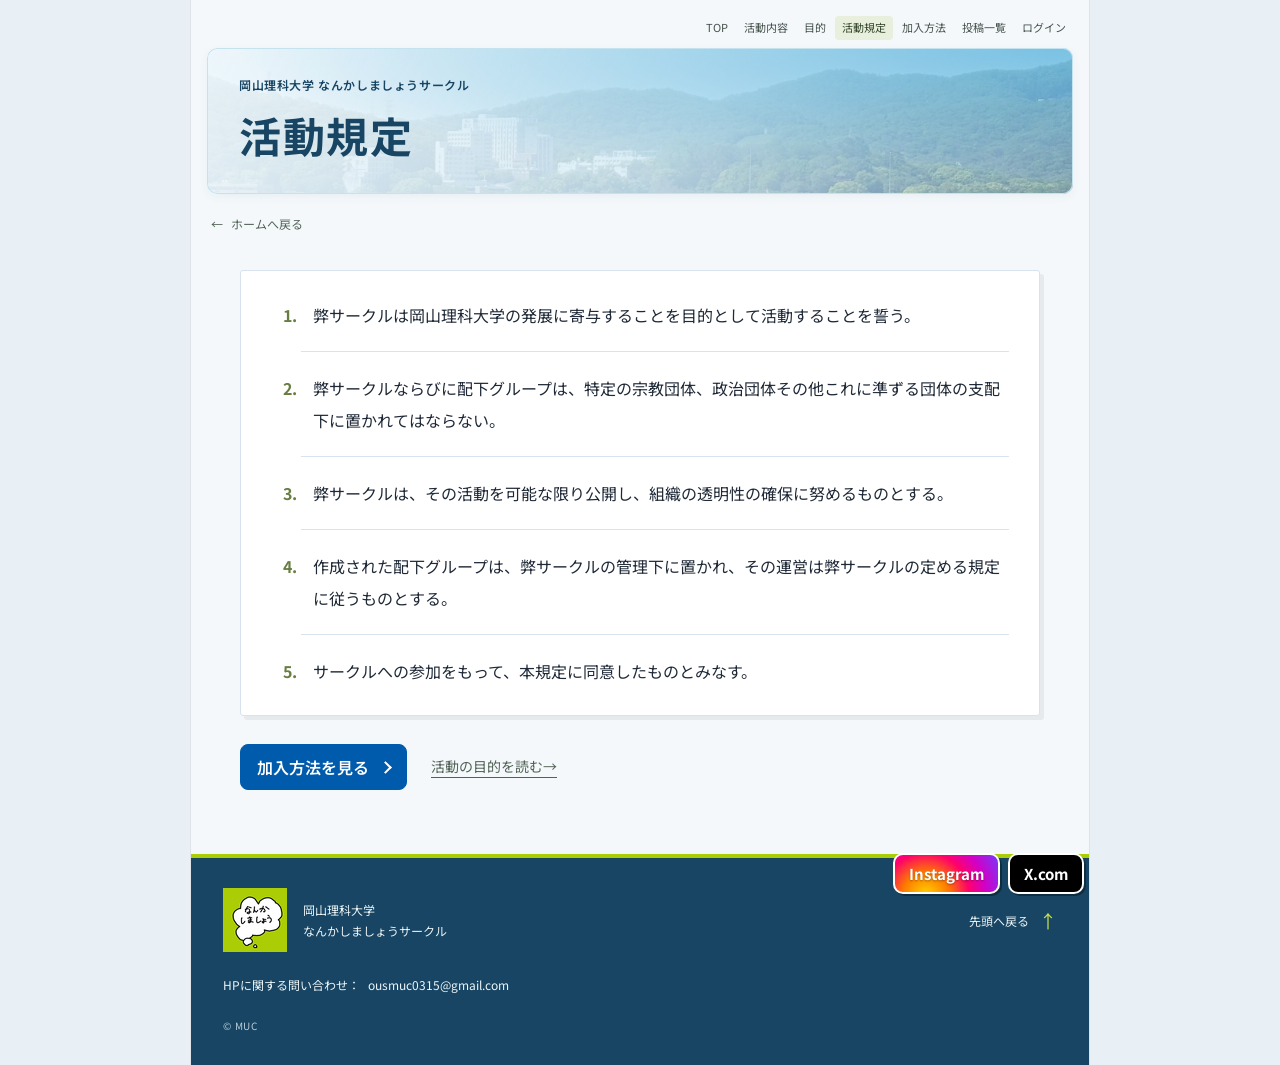
<file: pages/regulations.html>
<!DOCTYPE html>
<html lang="ja">
<head>
    <meta charset="UTF-8">
    <meta name="description" content="岡山理科大学なんかしましょうサークル（MUC）の活動規定です。運営方針と参加にあたっての規定を掲載しています。">
    <link rel="preconnect" href="https://fonts.googleapis.com">
    <link rel="preconnect" href="https://fonts.gstatic.com" crossorigin>
    <link rel="stylesheet" href="https://fonts.googleapis.com/css2?family=Noto+Sans+JP:wght@400;600;700&amp;family=Zen+Maru+Gothic:wght@400;500&amp;display=swap">
    <link rel="stylesheet" href="../css/main.css?v=20261003-7">
    <link rel="stylesheet" href="../css/subpages.css?v=20260910-2">
    <meta name="viewport" content="width=device-width, initial-scale=1.0">
    <link rel="canonical" href="https://ousmuc.motti-web.com/pages/regulations.html">

    <title>活動規定</title>

    <meta property="og:title" content="MUC 活動規定">
    <meta property="og:description" content="MUC 活動規定の詳細">
    <meta property="og:type" content="website">
    <meta property="og:site_name" content="MUC">
    <meta property="og:url" content="https://ousmuc.motti-web.com/pages/regulations.html">
    <meta property="og:image" content="https://ousmuc.motti-web.com/image/ogp.png">

    <meta name="twitter:card" content="summary_large_image">
    <meta name="twitter:title" content="MUC 活動規定">
    <meta name="twitter:description" content="MUC 活動規定の詳細">
    <meta name="twitter:image" content="https://ousmuc.motti-web.com/image/ogp.png">
    <link rel="icon" href="../image/favicon.png" type="image/png">
  <script src="../scripts/navigation.js?v=20260910-1" defer></script>
</head>
<body>
  <div class="site-wrapper subpage" id="page-top">
    <header class="site-header home-site-header subpage-header">
      <details class="site-navigation" open>
        <summary class="site-menu-toggle" aria-label="メニュー">
          <span class="site-menu-icon" aria-hidden="true"></span>
        </summary>
        <nav class="header-content" aria-label="メインメニュー">
          <ul class="header-menu">
            <li><a href="../index.html">TOP</a></li>
            <li><a href="act_menu.php">活動内容</a></li>
            <li><a href="purpose.html">目的</a></li>
            <li><a href="regulations.html" aria-current="page">活動規定</a></li>
            <li><a href="join.html">加入方法</a></li>
            <li><a href="posts.php">投稿一覧</a></li>
            <li><a href="login.php">ログイン</a></li>
          </ul>
        </nav>
      </details>
      <div class="mbody">
        <h1><span class="subpage-brand">岡山理科大学 なんかしましょうサークル</span>活動規定</h1>
      </div>
    </header>
    <div class="page-home-return">
      <a class="home-return-link" href="../index.html">
        <span aria-hidden="true">←</span> ホームへ戻る
      </a>
    </div>
    <main class="subpage-main">
      <div class="paper-panel">
        <ol class="rules-list">
          <li>弊サークルは岡山理科大学の発展に寄与することを目的として活動することを誓う。</li>
          <li>弊サークルならびに配下グループは、特定の宗教団体、政治団体その他これに準ずる団体の支配下に置かれてはならない。</li>
          <li>弊サークルは、その活動を可能な限り公開し、組織の透明性の確保に努めるものとする。</li>
          <li>作成された配下グループは、弊サークルの管理下に置かれ、その運営は弊サークルの定める規定に従うものとする。</li>
          <li>サークルへの参加をもって、本規定に同意したものとみなす。</li>
        </ol>
      </div>

      <div class="page-actions">
        <a class="recruitment-link" href="join.html">加入方法を見る</a>
        <a class="subpage-text-link" href="purpose.html">活動の目的を読む <span aria-hidden="true">→</span></a>
      </div>
    </main>

    <footer class="home-footer">
      <p class="home-footer-name">
        <img class="home-footer-icon" src="../image/favicon.png" width="64" height="64" alt="" decoding="async">
        <span>岡山理科大学<br>なんかしましょうサークル</span>
      </p>
      <a class="home-footer-top" href="#page-top">先頭へ戻る <span aria-hidden="true">↑</span></a>
      <p class="home-footer-contact">
        <span>HPに関する問い合わせ：</span>
        <span>ousmuc0315@gmail.com</span>
      </p>
      <small>© MUC</small>
    </footer>
  </div>
  <div class="link-wrapper">
    <a class="insta-link" href="https://www.instagram.com/ous_muc" target="_blank" rel="noopener noreferrer">Instagram</a>
    <a class="x-link" href="https://x.com/ous_nannkasy0" target="_blank" rel="noopener noreferrer">X.com</a>
  </div>
</body>
</html>
</file>
<file: css/main.css>
/* ===== MUC 共通スタイル ===== */
:root {
  --site-width: 900px;
  --site-min-width: 360px;
  --blue: #005bac;
  --cyan: #00a0e9;
  --lime: #aacd05;
  --text: #1f2937;
  --muted: #64748b;
  --page: #f4f8fb;
  --panel: #ffffff;
  --line: #d7e3ef;
  --line-blue: #b9d7ef;
  --danger: #c62828;
  --danger-light: #f41f4d;
  --site-font: "Noto Sans JP", "Hiragino Kaku Gothic ProN", "Yu Gothic", Meiryo, sans-serif;
  --post-title-font: var(--site-font);
}

html { overflow-y: scroll; }

body {
  min-height: 100vh;
  margin: 0;
  color: var(--text);
  background: #e9f0f5;
  font-family: var(--site-font);
  position: relative;
}

/* ===== 基本レイアウト ===== */
.site-wrapper {
  width: min(100%, var(--site-width));
  min-width: var(--site-min-width);
  min-height: 100vh;
  margin: 0 auto;
  padding: 16px;
  box-sizing: border-box;
  background: var(--page);
  border-inline: 1px solid #dde3e8;
}

.mbody {
  width: 100%;
  padding: 10px 24px;
  box-sizing: border-box;
  color: var(--lime);
  background: var(--blue);
  border-left: 8px solid var(--cyan);
}

.mbody h1 {
  margin: 0;
  font-family: var(--site-font);
  font-weight: 700;
  letter-spacing: 1px;
  line-height: 1.15;
}

/* 大学の写真に空色の濃淡を重ね、文字側を明るくして読みやすくする。 */
.home-site-header .mbody {
  color: #174563;
  padding-top: 16px;
  padding-bottom: 16px;
  padding-left: 32px;
  background:
    radial-gradient(ellipse at right top, rgb(88 183 224 / 65%), transparent 68%),
    linear-gradient(120deg, rgb(240 249 253 / 94%) 0%, rgb(213 237 248 / 80%) 55%, rgb(179 222 241 / 35%) 100%),
    url("../image/university-campus.jpg") left 32% / cover no-repeat;
  border-left: 0;
  border-radius: 10px;
  box-shadow: inset 0 0 0 1px #c5e2ef, 0 3px 10px rgb(23 69 99 / 5%);
}

.home-title-university {
  display: inline-block;
  margin-bottom: 6px;
  color: var(--lime);
  -webkit-text-stroke: 1px #174563;
  paint-order: stroke fill;
}

.home-site-header .site-menu-toggle {
  color: #34433d;
  background: rgb(255 255 255 / 88%);
  background-clip: padding-box;
  border: 8px solid transparent;
  border-radius: 50%;
}

.home-site-header .site-menu-toggle:hover,
.home-site-header .site-navigation[open] .site-menu-toggle {
  background-color: #edf2e5;
}

.home-site-header .site-menu-toggle:focus-visible {
  outline-color: #687d42;
}

/* ===== ナビゲーション ===== */
.site-header {
  position: relative;
}

.home-site-header {
  display: grid;
  gap: 8px;
}

.home-site-header .site-navigation {
  position: relative;
  top: auto;
  left: auto;
}

.home-site-header .site-navigation .header-content {
  margin-top: 0;
}

.site-navigation {
  position: absolute;
  top: 6px;
  left: 14px;
  z-index: 50;
  width: 44px;
  margin: 0;
}

.site-menu-toggle {
  display: flex;
  align-items: center;
  justify-content: center;
  width: 44px;
  height: 44px;
  padding: 0;
  box-sizing: border-box;
  color: #ffffff;
  background: transparent;
  border: 1px solid rgb(255 255 255 / 45%);
  border-radius: 8px;
  cursor: pointer;
  list-style: none;
}

.site-menu-toggle::-webkit-details-marker {
  display: none;
}

.site-menu-toggle:hover,
.site-navigation[open] .site-menu-toggle {
  background: rgb(255 255 255 / 16%);
}

.site-menu-toggle:focus-visible {
  outline: 3px solid #ffffff;
  outline-offset: 3px;
}

.site-menu-icon,
.site-menu-icon::before,
.site-menu-icon::after {
  width: 20px;
  height: 2px;
  background: currentColor;
  border-radius: 2px;
}

.site-menu-icon {
  position: relative;
}

.site-menu-icon::before,
.site-menu-icon::after {
  content: "";
  position: absolute;
  left: 0;
}

.site-menu-icon::before { top: -6px; }
.site-menu-icon::after { top: 6px; }

.home-site-header .site-menu-icon,
.home-site-header .site-menu-icon::before,
.home-site-header .site-menu-icon::after {
  width: 14px;
}

.home-site-header .site-menu-icon::before { top: -4px; }
.home-site-header .site-menu-icon::after { top: 4px; }

.site-navigation[open] .site-menu-icon {
  background: transparent;
}

.site-navigation[open] .site-menu-icon::before {
  top: 0;
  transform: rotate(45deg);
}

.site-navigation[open] .site-menu-icon::after {
  top: 0;
  transform: rotate(-45deg);
}

.site-navigation .header-content {
  position: absolute;
  top: 52px;
  left: 0;
  width: min(280px, calc(100vw - 52px));
  margin-top: 0;
  box-shadow: 0 12px 32px rgb(35 48 41 / 12%);
}

.site-navigation .header-menu {
  grid-template-columns: minmax(0, 1fr);
}

.header-content {
  width: 100%;
  margin-top: 10px;
  box-sizing: border-box;
  background: var(--panel);
  border: 1px solid #e0e5df;
  border-radius: 14px;
}

.header-menu {
  display: grid;
  grid-template-columns: repeat(auto-fit, minmax(105px, 1fr));
  align-items: stretch;
  gap: 4px;
  margin: 0;
  padding: 8px;
  list-style: none;
}

.header-menu li {
  min-width: 0;
  margin: 0;
  padding: 0;
  text-align: center;
}

.header-menu a {
  display: flex;
  align-items: center;
  justify-content: center;
  gap: 6px;
  min-height: 44px;
  height: 100%;
  padding: 8px 12px;
  box-sizing: border-box;
  color: #45524c;
  border-radius: 8px;
  font-size: 14px;
  font-weight: 600;
  line-height: 1.5;
  text-decoration: none;
}

.header-menu a:hover {
  color: #28372e;
  background: #edf2e5;
}

.header-menu a:focus-visible {
  background: #edf2e5;
  outline: 2px solid #687d42;
  outline-offset: 1px;
}

.header-menu a:active {
  background: #e2eacf;
}

.header-menu a:is([aria-current="page"], [aria-current="location"]) {
  color: #34452c;
  background: #e8efdc;
  border-radius: 8px;
  font-weight: 700;
}

.header-menu a:is([aria-current="page"], [aria-current="location"]):hover,
.header-menu a:is([aria-current="page"], [aria-current="location"]):focus-visible {
  background: #dce7c9;
}

.header-menu a:is([aria-current="page"], [aria-current="location"]):active {
  background: #d1deb9;
}

@media (max-width: 760px) {
  .site-navigation,
  .home-site-header .site-navigation {
    position: fixed;
    top: max(10px, env(safe-area-inset-top));
    left: max(10px, env(safe-area-inset-left));
    z-index: 1000;
  }

  .site-menu-toggle,
  .home-site-header .site-menu-toggle {
    color: #34433d;
    background-color: rgb(255 255 255 / 94%);
    border-color: rgb(52 67 61 / 16%);
    box-shadow: 0 3px 12px rgb(35 48 41 / 14%);
  }

  .site-menu-toggle:hover,
  .site-navigation[open] .site-menu-toggle {
    background-color: #edf2e5;
  }

  .site-navigation .header-menu li {
    text-align: left;
  }

  .site-navigation .header-menu a {
    justify-content: flex-start;
  }

  .site-header .mbody {
    padding-left: 56px;
    padding-right: 8px;
  }

  .site-header .mbody h1 {
    line-height: 1.4;
  }

  .home-site-header .mbody {
    min-height: 0;
    padding: 10px 14px 14px 52px;
    background-position: center, center, left 32%;
  }

  .home-site-header .mbody h1 {
    font-size: clamp(24px, 7.2vw, 29px);
    line-height: 1.18;
    letter-spacing: 0.04em;
  }

  .home-title-university {
    margin-bottom: 0;
    font-size: 0.86em;
    letter-spacing: 0.02em;
    -webkit-text-stroke-width: 0.75px;
  }
}

@media (min-width: 761px) {
  .site-navigation {
    position: static;
    width: 100%;
  }

  .site-menu-toggle {
    display: none;
  }

  .site-navigation .header-content {
    position: static;
    width: 100%;
    margin-top: 8px;
    background: transparent;
    border: 0;
    border-bottom: 1px solid #dde3df;
    border-radius: 0;
    box-shadow: none;
  }

  .site-navigation .header-menu {
    grid-template-columns: repeat(auto-fit, minmax(105px, 1fr));
    gap: 8px;
    padding: 6px 0 10px;
  }

  .home-site-header .site-navigation .header-content {
    width: fit-content;
    max-width: 100%;
    margin-left: auto;
    border: 0;
  }

  .home-site-header .header-menu {
    display: flex;
    flex-wrap: wrap;
    justify-content: flex-end;
    gap: 2px;
    padding: 0;
  }

  .home-site-header .header-menu a {
    min-height: 24px;
    padding: 4px 7px;
    border-radius: 4px;
    font-size: 11px;
    font-weight: 400;
    line-height: 1.4;
  }
}

/* メニューを開かずにホームへ戻れる共通リンク。 */
.page-home-return {
  display: flex;
  justify-content: flex-end;
  margin-top: 10px;
}

.home-return-link {
  display: inline-flex;
  align-items: center;
  justify-content: center;
  gap: 8px;
  min-height: 44px;
  padding: 8px 14px;
  box-sizing: border-box;
  color: #ffffff;
  background: var(--blue);
  border-radius: 8px;
  font-size: 14px;
  font-weight: 600;
  line-height: 1.4;
  text-decoration: none;
}

.home-return-link:hover { background: #004a8f; }

.home-return-link:focus-visible {
  outline: 3px solid var(--cyan);
  outline-offset: 3px;
}

/* ===== 参加者欄 ===== */
.member-row {
  width: 100%;
  margin-top: 12px;
  padding: 8px 10px;
  box-sizing: border-box;
  background: var(--panel);
  border: 1px solid var(--line);
}

.member-row b { margin-right: 8px; }

/* ===== お知らせ・本文枠 ===== */
.login-area h2,
.post-create-area h2,
.public-post h2 {
  margin-bottom: 6px;
  color: var(--blue);
  border-bottom: 3px solid var(--cyan);
}

.newsbox,
.sentence,
.admin-post-card {
  box-sizing: border-box;
  background: var(--panel);
  border: 1px solid var(--line);
  border-left: 6px solid var(--cyan);
}

.newsbox {
  max-height: 160px;
  margin-top: 0;
  padding: 10px;
  overflow-y: auto;
}

.sentence {
  display: block;
  margin-top: 8px;
  padding: 10px 14px;
  font-style: normal;
}

details {
  width: 100%;
  margin-top: 14px;
}

details summary {
  padding: 8px 12px;
  box-sizing: border-box;
  color: #ffffff;
  background: var(--blue);
  border-left: 8px solid var(--cyan);
  font-size: 20px;
  font-weight: 700;
  cursor: pointer;
}

details p,
details li,
details a {
  font-size: 16px;
  font-weight: 400;
}

.small { font-size: 12px; }

/* ===== 画面右下リンク ===== */
.link-wrapper {
  position: fixed;
  left: 50%;
  bottom: calc(6px + env(safe-area-inset-bottom));
  z-index: 1000;
  display: flex;
  justify-content: flex-end;
  gap: 8px;
  width: min(100%, var(--site-width));
  padding-inline: 6px;
  box-sizing: border-box;
  transform: translateX(-50%);
  pointer-events: none;
}

.x-link,
.insta-link {
  padding: 8px 14px;
  border-radius: 10px;
  font-family: var(--site-font);
  font-size: 15px;
  font-weight: 700;
  text-decoration: none;
  box-shadow: 2px 2px 0 rgb(0 0 0 / 35%);
  pointer-events: auto;
}

.x-link {
  color: #ffffff;
  background: #000000;
  border: 2px solid #ffffff;
}

.insta-link {
  color: #ffffff;
  background:
    radial-gradient(
      circle at 30% 110%,
      #ffd600 0%,
      #ff7a00 28%,
      #ff0169 52%,
      #d300c5 72%,
      #7638fa 100%
    );
  border: 2px solid #ffffff;
  text-shadow: 0 1px 2px rgb(0 0 0 / 35%);
}

.insta-link:hover {
  filter: brightness(1.08);
}

/* ===== ログイン・入力欄 ===== */
.login-area {
  width: 100%;
  max-width: 520px;
  margin: 20px auto 0;
}

.login-form {
  width: 100%;
  margin-top: 18px;
}

.login-field,
.admin-form-field {
  width: 100%;
  margin-bottom: 18px;
}

.login-field label,
.admin-form-field label {
  display: block;
  margin-bottom: 6px;
  color: var(--blue);
  font-size: 16px;
  font-weight: 700;
}

.login-field input,
.admin-form-field input,
.admin-form-field textarea {
  display: block;
  width: 100%;
  padding: 10px 12px;
  box-sizing: border-box;
  color: var(--text);
  background: var(--panel);
  border: 2px solid var(--line-blue);
  border-radius: 3px;
  font-family: var(--site-font);
  font-size: 16px;
}

.upload-help {
  margin: 7px 0 0;
  color: var(--muted);
  font-size: 13px;
  line-height: 1.6;
}

.login-field input:focus,
.admin-form-field input:focus,
.admin-form-field textarea:focus {
  border-color: var(--cyan);
  outline: 2px solid rgb(0 160 233 / 20%);
}

.admin-form-field textarea {
  min-height: 240px;
  line-height: 1.7;
  resize: vertical;
}

.post-rich-editor.ql-container {
  min-height: 280px;
  color: var(--text);
  background: var(--panel);
  border-color: var(--line-blue);
  font-family: var(--site-font);
  font-size: 16px;
}

.post-rich-editor .ql-editor {
  min-height: 280px;
  line-height: 1.75;
}

.post-rich-editor .ql-editor:not(.ql-blank)::before {
  display: none !important;
  content: none !important;
}

.post-rich-editor .ql-editor img {
  display: block;
  max-width: min(100%, 720px);
  max-height: 560px;
  margin: 14px auto;
  object-fit: contain;
}

.admin-post-form .ql-toolbar.ql-snow {
  background: #f8fbfe;
  border-color: var(--line-blue);
}

.admin-post-form .ql-toolbar.ql-snow + .ql-container.ql-snow {
  border-top: 0;
}

.rich-editor-fallback-hidden {
  display: none !important;
}

.inline-image-file-input {
  display: none !important;
}

.rich-editor-help { display: none; }
.rich-editor-help.is-active { display: block; }

.post-type-field {
  min-width: 0;
  padding: 0;
  border: 0;
}

.post-type-field legend {
  margin-bottom: 7px;
  color: var(--blue);
  font-size: 16px;
  font-weight: 700;
}

.post-type-options {
  display: grid;
  grid-template-columns: repeat(2, minmax(0, 1fr));
  gap: 10px;
}

.post-type-option {
  display: flex;
  align-items: flex-start;
  gap: 9px;
  padding: 11px 12px;
  box-sizing: border-box;
  background: var(--panel);
  border: 1px solid var(--line-blue);
  cursor: pointer;
}

.post-type-option:focus-within {
  border-color: var(--cyan);
  outline: 2px solid rgb(0 160 233 / 20%);
}

.post-type-option:has(input:checked) {
  background: #eef8ff;
  border-color: var(--cyan);
}

.post-type-option input[type="radio"] {
  display: inline-block;
  flex: 0 0 auto;
  width: auto;
  margin: 4px 0 0;
  padding: 0;
  border: 0;
  outline: none;
}

.post-type-option span,
.post-type-option small {
  display: block;
}

.post-type-option small {
  margin-top: 3px;
  color: var(--muted);
  font-size: 12px;
}

.login-error {
  padding: 8px 12px;
  box-sizing: border-box;
  color: #b00020;
  background: #fff0f3;
  border: 1px solid var(--danger-light);
  border-left: 6px solid var(--danger-light);
}

/* ===== 共通ボタン ===== */
.login-button,
.post-submit-button,
.delete-button,
.logout-button {
  border: 0;
  font-family: var(--site-font);
  font-weight: 700;
  cursor: pointer;
}

.login-button,
.post-submit-button {
  display: block;
  width: 100%;
  padding: 11px 16px;
  color: #ffffff;
  background: var(--blue);
  border-left: 8px solid var(--cyan);
  font-size: 18px;
}

.login-button:hover,
.post-submit-button:hover { background: #004a8f; }

.login-button:active,
.post-submit-button:active { transform: translateY(1px); }

/* ===== 管理画面・投稿管理 ===== */
.post-management,
.post-create-area {
  width: 100%;
  margin-top: 20px;
}

.post-management-title {
  display: flex;
  align-items: center;
  justify-content: space-between;
  gap: 12px;
  border-bottom: 3px solid var(--cyan);
}

.post-management-title h2,
.post-create-area h2 {
  margin: 0 0 6px;
  color: var(--blue);
}

.admin-link-button,
.share-button {
  display: inline-block;
  padding: 8px 13px;
  font-weight: 700;
  text-decoration: none;
}

.admin-link-button {
  margin-bottom: 5px;
  color: var(--blue);
  background: var(--panel);
  border: 1px solid var(--line-blue);
  border-left: 4px solid var(--cyan);
}

.admin-link-button:hover,
.admin-link-button:focus-visible {
  background: #e8f7ff;
  outline: none;
}

.admin-post-card {
  margin-top: 14px;
  padding: 12px 14px;
}

.admin-post-card h3 {
  margin: 0 0 6px;
  color: var(--blue);
  font-size: 21px;
}

.content-type-badge {
  display: inline-block;
  margin: 0 0 7px;
  padding: 3px 8px;
  color: var(--blue);
  background: #eef8ff;
  border: 1px solid var(--line-blue);
  font-family: var(--post-title-font);
  font-size: 12px;
  font-weight: 700;
  line-height: 1.3;
}

.content-type-activity {
  color: #376300;
  background: #f5fadf;
  border-color: #cbdc7f;
}

.admin-post-attachments,
.post-attachment-indicator {
  margin: 10px 0 0;
  color: var(--muted);
  font-size: 13px;
}

.admin-post-date {
  margin: 0 0 12px;
  color: var(--muted);
  font-size: 12px;
}

.admin-post-body {
  padding: 10px;
  background: var(--page);
  border: 1px solid var(--line);
  line-height: 1.7;
}

.admin-post-public-link { margin: 12px 0 0; }

.delete-post-form {
  margin-top: 12px;
  text-align: right;
}

.delete-button {
  padding: 8px 14px;
  color: #ffffff;
  background: var(--danger);
  border-left: 6px solid var(--danger-light);
  font-size: 15px;
}

.delete-button:hover { background: #a61f1f; }

.admin-success {
  margin-top: 14px;
  padding: 10px 12px;
  color: #236600;
  background: #efffe8;
  border: 1px solid #8dcc69;
  border-left: 6px solid #3a9700;
}

.admin-post-form { width: 100%; }

.password-settings {
  box-sizing: border-box;
  margin-top: 20px;
  border: 1px solid var(--line);
  border-radius: 10px;
  background: var(--panel);
  scroll-margin-top: 16px;
}

.password-settings summary {
  padding: 14px 18px;
  color: var(--blue);
  background: transparent;
  border: 0;
  font-size: 16px;
  font-weight: 600;
  cursor: pointer;
}

.password-settings-content {
  max-width: 520px;
  padding: 0 18px 20px;
}

.password-settings-help {
  margin: 8px 0;
  color: var(--muted);
  font-size: 14px;
  line-height: 1.7;
}

.password-change-button {
  padding: 12px 20px;
  border: 0;
  border-radius: 9px;
  background: var(--blue);
  color: #fff;
  font: 600 16px var(--site-font);
  cursor: pointer;
}

.password-change-button:hover { background: #004a8f; }

.password-change-button:focus-visible,
.password-settings summary:focus-visible {
  outline: 3px solid var(--cyan);
  outline-offset: 3px;
}

.admin-logout-area {
  margin-top: 30px;
  padding-bottom: 70px;
  text-align: right;
}

.logout-button {
  padding: 8px 16px;
  color: #ffffff;
  background: #4b5563;
  border-left: 6px solid #94a3b8;
  font-size: 15px;
}

.logout-button:hover { background: #374151; }

/* ===== 公開投稿・X埋め込み ===== */
.public-post {
  width: 100%;
  margin-top: 20px;
}

.post-content {
  line-height: 1.7;
  overflow-wrap: anywhere;
}

.rich-post-body > :first-child { margin-top: 0; }
.rich-post-body > :last-child { margin-bottom: 0; }

.rich-post-body p,
.rich-post-body ul,
.rich-post-body ol,
.rich-post-body blockquote,
.rich-post-body h2,
.rich-post-body h3 {
  margin-top: 0.8em;
  margin-bottom: 0.8em;
}

.rich-post-body h2,
.rich-post-body h3 {
  color: var(--blue);
  font-family: var(--post-title-font);
  line-height: 1.45;
}

.rich-post-body h2 {
  padding-bottom: 4px;
  border-bottom: 2px solid var(--line-blue);
  font-size: 1.45em;
}

.rich-post-body h3 { font-size: 1.2em; }

.rich-post-body blockquote {
  padding: 8px 12px;
  color: #475569;
  background: #f6f9fc;
  border-left: 4px solid var(--line-blue);
}

.rich-post-body s { text-decoration-thickness: 2px; }

.rich-size-small { font-size: 0.8em; }
.rich-size-large { font-size: 1.3em; }
.rich-size-huge { font-size: 1.7em; }

.rich-align-center { text-align: center; }
.rich-align-right { text-align: right; }
.rich-align-justify { text-align: justify; }
.rich-indent-1 { margin-left: 2em; }
.rich-indent-2 { margin-left: 4em; }
.rich-indent-3 { margin-left: 6em; }
.rich-indent-4 { margin-left: 8em; }

.rich-media-line { margin: 18px 0; }

.rich-inline-image {
  margin: 0;
  text-align: center;
}

.rich-inline-image a {
  display: inline-block;
  max-width: 100%;
}

.rich-inline-image img {
  display: block;
  width: auto;
  max-width: 100%;
  max-height: 680px;
  background: #f8fafc;
  object-fit: contain;
}

.post-attachments {
  display: grid;
  grid-template-columns: repeat(auto-fit, minmax(min(100%, 220px), 1fr));
  gap: 12px;
  width: 100%;
  margin-top: 16px;
}

.post-attachment {
  min-width: 0;
  margin: 0;
  padding: 4px;
  box-sizing: border-box;
  background: var(--panel);
  border: 1px solid var(--line);
}

.post-attachment-image a {
  display: block;
}

.post-attachment img,
.post-attachment video {
  display: block;
  width: 100%;
  max-height: 560px;
  background: #0f172a;
  object-fit: contain;
}

.post-attachment-video {
  grid-column: 1 / -1;
}

.public-post h2,
.post-list-card h2,
.admin-post-card h3 {
  font-family: var(--post-title-font);
  font-weight: 700;
  letter-spacing: 0.04em;
}

.x-post-wrapper {
  display: flex;
  justify-content: center;
  width: 100%;
  margin: 18px 0;
  overflow: hidden;
}

.x-post-embed {
  width: min(100%, 550px);
  min-width: 0;
  margin-inline: auto;
}

.x-post-embed iframe,
.x-post-embed .twitter-tweet,
.x-post-embed twitter-widget {
  width: 100% !important;
  max-width: 550px !important;
  margin-inline: auto !important;
}

.x-embed-fallback {
  margin: 0;
  padding: 12px;
  text-align: center;
  background: var(--page);
  border: 1px solid var(--line-blue);
}

.share-button {
  color: #ffffff;
  background: #000000;
  border: 2px solid #ffffff;
  border-radius: 8px;
  box-shadow: 2px 2px 0 rgb(0 0 0 / 35%);
}

.share-button:hover { opacity: 0.8; }

/* ===== スマホ ===== */
@media (max-width: 500px) {
  .site-wrapper {
    width: 100%;
    padding: 10px;
    border-inline: 0;
  }

  .newsbox { max-height: 500px; }

  .post-management-title {
    align-items: stretch;
    flex-direction: column;
  }

  .admin-link-button,
  .delete-button {
    width: 100%;
    box-sizing: border-box;
    text-align: center;
  }

  .link-wrapper { gap: 5px; }

  .x-link,
  .insta-link {
    padding: 7px 10px;
    font-size: 13px;
  }

  .x-post-embed { width: 100%; }

  .post-type-options {
    grid-template-columns: 1fr;
  }

}


/* タイトルとキャッチコピーの間に、最近の投稿を短く紹介する。 */
.home-page.site-wrapper {
  padding-bottom: 0;
}

.home-recent-posts {
  margin-top: 24px;
}

.home-recent-posts-heading {
  display: flex;
  align-items: baseline;
  justify-content: space-between;
  gap: 16px;
  margin-bottom: 10px;
  padding-inline: 2px;
}

.home-recent-posts-heading h2 {
  margin: 0;
  color: #445148;
  font-size: 15px;
  font-weight: 600;
}

.home-recent-posts-heading a {
  color: var(--muted);
  font-size: 12px;
  text-underline-offset: 4px;
  text-decoration: none;
}

.home-recent-posts-heading a:hover {
  text-decoration: underline;
}

.home-recent-posts-heading a span {
  margin-left: 6px;
}

.home-posts-track {
  display: grid;
  grid-template-columns: repeat(3, minmax(0, 1fr));
  gap: 12px;
  margin: 0;
  padding: 26px 2px 8px;
  list-style: none;
}

.home-posts-track[hidden],
.home-posts-status[hidden] {
  display: none;
}

.home-post-card {
  --post-clip-color: #a7c52b;
  --post-clip-angle: -25deg;
  min-width: 0;
}

.home-post-card:nth-child(3n + 2) {
  --post-clip-color: #50adbd;
}

.home-post-card:nth-child(3n + 3) {
  --post-clip-color: #dbb338;
}

.home-post-link {
  position: relative;
  display: grid;
  grid-template-rows: 16px 3em minmax(0, 1fr) 18px;
  gap: 8px;
  height: 212px;
  padding: 16px;
  box-sizing: border-box;
  color: var(--text);
  background: #fff;
  font-size: 16px;
  text-decoration: none;
}

.home-post-link::before {
  content: "";
  position: absolute;
  top: -26px;
  right: 34px;
  width: 34px;
  height: 68px;
  background: var(--post-clip-color);
  --paperclip-shape: url("data:image/svg+xml,%3Csvg%20xmlns%3D%22http%3A%2F%2Fwww.w3.org%2F2000%2Fsvg%22%20viewBox%3D%220%200%2040%2076%22%20fill%3D%22none%22%3E%3Cpath%20d%3D%22M15%2024V53a5%205%200%200%200%2010%200V18a10%2010%200%200%200-20%200V55a15%2015%200%200%200%2030%200V20%22%20stroke%3D%22%23000%22%20stroke-width%3D%223.6%22%20stroke-linecap%3D%22round%22%20stroke-linejoin%3D%22round%22%2F%3E%3C%2Fsvg%3E");
  -webkit-mask: var(--paperclip-shape) center / contain no-repeat;
  mask: var(--paperclip-shape) center / contain no-repeat;
  transform: rotate(var(--post-clip-angle));
  transform-origin: center top;
  pointer-events: none;
}

.home-post-link time {
  display: block;
  color: var(--muted);
  font-size: 11px;
  line-height: 16px;
}

.home-post-link h3 {
  display: -webkit-box;
  -webkit-box-orient: vertical;
  -webkit-line-clamp: 2;
  overflow: hidden;
  margin: 0;
  color: #32443a;
  font-size: inherit;
  font-weight: 600;
  line-height: 1.5;
  overflow-wrap: anywhere;
}

.home-post-excerpt {
  min-height: 0;
  margin: 0;
  overflow: hidden;
  color: #566159;
  font-size: 13px;
  line-height: 1.75;
  overflow-wrap: anywhere;
  -webkit-mask-image: linear-gradient(to bottom, #000 40%, transparent 100%);
  mask-image: linear-gradient(to bottom, #000 40%, transparent 100%);
}

.home-post-more {
  justify-self: end;
  color: #526256;
  font-size: 11px;
  line-height: 18px;
}

a.home-post-link:hover h3 {
  text-decoration: underline;
  text-underline-offset: 4px;
}

.home-post-link:focus-visible {
  outline: 2px solid #526256;
  outline-offset: 2px;
}

.home-posts-status {
  display: block;
  margin: 2px 2px 8px;
  color: var(--muted);
  font-size: 11px;
  line-height: 1.8;
}

.home-posts-status a {
  color: inherit;
  text-underline-offset: 3px;
}

@media (max-width: 760px) {
  .home-recent-posts {
    margin-top: 18px;
  }

  .home-posts-track {
    display: flex;
    overflow-x: auto;
    overscroll-behavior-inline: contain;
    scroll-snap-type: x mandatory;
    scroll-padding-inline: 2px;
    scrollbar-width: thin;
    scrollbar-color: #bcc8c0 transparent;
  }

  .home-post-card {
    flex: 0 0 min(82%, 300px);
    scroll-snap-align: start;
  }

  .home-post-link {
    height: 200px;
    min-height: 200px;
  }
}

/* ===== ホーム：キャッチコピー ===== */
.home-catchcopy {
  display: flex;
  flex-direction: column;
  justify-content: flex-start;
  min-height: auto;
  margin-top: clamp(48px, 7vw, 72px);
  padding: 0;
  box-sizing: border-box;
  background: transparent;
  border: 0;
}

/* 紹介欄の前後に余白を取り、見出しと本文の間隔も揃える。 */
.home-introduction {
  display: flow-root;
  margin: clamp(64px, 8vw, 88px) 0 clamp(48px, 7vw, 72px);
}

.home-catchcopy-heading {
  display: flex;
  align-items: center;
  justify-content: center;
  gap: 16px;
  width: min(100%, 720px);
  margin: 0 auto 40px;
  color: #52645b;
  font-size: 13px;
  font-weight: 600;
  line-height: 1.6;
  letter-spacing: .14em;
}

.home-catchcopy-heading::before,
.home-catchcopy-heading::after {
  content: "";
  width: 42px;
  height: 1px;
  background: #b9c9c3;
}

.home-catchcopy-description {
  width: min(100%, 820px);
  margin: clamp(56px, 9vw, 88px) auto 40px;
  padding: clamp(40px, 6vw, 64px) 24px;
  box-sizing: border-box;
  color: #174563;
  background: #e3eef4;
  border-radius: 4px;
  text-align: center;
}

.home-introduction .home-catchcopy-description {
  margin: 0 auto;
}

.home-activity + .home-catchcopy {
  margin-top: clamp(48px, 8vw, 80px);
}

.home-catchcopy-viewport {
  display: grid;
  gap: 12px;
  font-size: clamp(18px, 5.2vw, 48px);
  font-weight: 900;
  line-height: 1.4;
  letter-spacing: -0.05em;
}

.home-catchcopy-slide {
  display: block;
  white-space: nowrap;
}

.home-catchcopy-readable {
  position: absolute;
  width: 1px;
  height: 1px;
  padding: 0;
  margin: -1px;
  overflow: hidden;
  clip-path: inset(50%);
  white-space: nowrap;
}

@media (prefers-reduced-motion: no-preference) {
  .home-catchcopy-description.is-animated .home-catchcopy-viewport {
    position: relative;
    display: block;
    height: 1.4em;
    overflow: hidden;
  }

  .home-catchcopy-description.is-animated .home-catchcopy-slide {
    position: absolute;
    inset: 0;
    display: grid;
    place-items: center;
    opacity: 0;
    animation: home-catchcopy-slide-up 9.6s cubic-bezier(0.65, 0, 0.35, 1) infinite both;
    animation-play-state: paused;
  }

  .home-catchcopy-description.is-animated .home-catchcopy-slide:nth-child(2) {
    animation-delay: 3.2s;
  }

  .home-catchcopy-description.is-animated .home-catchcopy-slide:nth-child(3) {
    animation-delay: 6.4s;
  }

  .home-catchcopy-description.is-playing .home-catchcopy-slide {
    animation-play-state: running;
  }
}

@keyframes home-catchcopy-slide-up {
  0% {
    opacity: 1;
    transform: translateY(100%);
  }
  6.25%, 33.333% {
    opacity: 1;
    transform: translateY(0);
  }
  39.583% {
    opacity: 1;
    transform: translateY(-100%);
  }
  39.584%, 100% {
    opacity: 0;
    transform: translateY(-100%);
  }
}

@media (max-width: 600px) {
  .home-catchcopy-description {
    padding-inline: 16px;
  }

  .home-catchcopy-viewport {
    letter-spacing: -0.03em;
  }
}

.home-catchcopy-main {
  width: min(100%, 720px);
  margin-inline: auto;
  padding: 52px clamp(20px, 4vw, 40px) 48px;
  box-sizing: border-box;
  background: #ffffff;
  border: 1px solid var(--line);
  border-radius: 12px;
}

.home-catchcopy-text {
  width: fit-content;
  max-width: 100%;
  margin: 0 auto;
  padding-top: 12px;
  color: var(--text);
  font-size: clamp(29px, 7.6vw, 46px);
  font-weight: 700;
  line-height: 1.45;
  letter-spacing: 0.01em;
}

.home-catchcopy-text > span {
  display: block;
}

.home-catchcopy-intro {
  position: relative;
  width: fit-content;
  color: var(--muted);
  font-size: 0.85em;
  font-weight: 600;
}

.home-catchcopy-note {
  position: absolute;
  top: -35px;
  left: -39px;
  display: grid;
  place-items: center;
  width: 96px;
  height: 37px;
  padding: 0 0 3px;
  box-sizing: border-box;
  color: #35403a;
  background: url("../image/catchcopy-speech-bubble.png") center / contain no-repeat;
  font-family: inherit;
  font-size: 12px;
  font-weight: 700;
  line-height: 1.25;
  letter-spacing: 0;
  white-space: nowrap;
  transform: rotate(-18deg);
}

.home-catchcopy-note::after {
  content: none;
}

.home-catchcopy-ending {
  margin-top: 4px;
  font-size: 1.2em;
}

.home-catchcopy-ending strong {
  color: var(--lime);
  font-weight: 700;
}

.home-message {
  width: min(100%, 520px);
  margin: clamp(72px, 11vw, 112px) auto 0;
}

.home-message-quote {
  margin: 0;
  padding-left: 18px;
  color: var(--muted);
  border-left: 2px solid var(--cyan);
  font-size: 16px;
  font-weight: 400;
  line-height: 1.95;
  letter-spacing: 0.02em;
  overflow-wrap: anywhere;
}

.home-message-quote p {
  margin: 0;
  text-wrap: balance;
}

.home-message-author {
  display: flex;
  align-items: baseline;
  justify-content: flex-start;
  gap: 8px;
  margin-top: 14px;
  padding-left: 20px;
  color: var(--muted);
  font-size: 12px;
  line-height: 1.5;
}

.home-message-author strong {
  color: var(--text);
  font-size: 14px;
  font-weight: 600;
  letter-spacing: 0.1em;
}

@keyframes home-copy-reveal {
  from {
    opacity: 0;
    transform: translateY(12px);
  }
  to {
    opacity: 1;
    transform: translateY(0);
  }
}

@media (prefers-reduced-motion: no-preference) {
  .home-catchcopy-text > span,
  .home-message-quote,
  .home-message-author {
    animation: home-copy-reveal 620ms cubic-bezier(0.22, 1, 0.36, 1) backwards;
  }

  .home-catchcopy-text > .home-catchcopy-intro {
    animation-delay: 400ms;
  }

  .home-catchcopy-text > span:nth-child(2) {
    animation-delay: 550ms;
  }

  .home-catchcopy-text > .home-catchcopy-ending {
    animation-delay: 700ms;
  }

  .home-message-quote {
    animation-delay: 900ms;
  }

  .home-message-author {
    animation-delay: 1030ms;
  }
}

@media (max-width: 760px) {
  .home-catchcopy-heading {
    gap: 12px;
    margin-block: 0 28px;
    font-size: 12px;
  }

  .home-catchcopy-heading::before,
  .home-catchcopy-heading::after { width: 28px; }

  .home-catchcopy-note {
    top: -30px;
    left: -31px;
    width: 82px;
    height: 31px;
    padding-bottom: 2px;
    font-size: 11px;
  }

  .home-message-quote {
    font-size: 14px;
  }
}

@media (min-width: 761px) {
  .home-catchcopy-main {
    padding: 56px 32px 52px;
  }

  .home-catchcopy-text {
    font-size: 54px;
  }

  .home-message {
    margin-top: 112px;
  }

  .home-message-quote {
    padding-left: 0;
    border-left: 0;
    font-size: 15px;
    line-height: 1.8;
    letter-spacing: 0;
    text-align: center;
  }

  .home-message-author {
    justify-content: center;
    gap: 6px;
    margin-top: 8px;
    padding-left: 0;
    font-size: 11px;
  }

  .home-message-author strong {
    font-size: 12px;
    letter-spacing: 0.06em;
  }
}

.home-activity {
  width: min(92%, 860px);
  margin: 28px auto;
}

.minecraft-album {
  width: min(100%, 640px);
  margin: 0 auto;
}

.minecraft-collage {
  display: grid;
  grid-template-columns: repeat(12, minmax(0, 1fr));
  align-items: start;
  padding: 22px clamp(16px, 3vw, 28px) 28px;
  isolation: isolate;
}

.minecraft-photo {
  position: relative;
  display: block;
  min-width: 0;
  padding: 8px 8px 24px;
  box-sizing: border-box;
  background: #ffffff;
  border: 1px solid #d6dce2;
  box-shadow: 0 6px 14px rgb(31 41 55 / 16%);
  transform: rotate(var(--photo-angle));
}

.minecraft-photo picture {
  display: block;
  aspect-ratio: var(--photo-ratio);
  background: #e8eef3;
}

.minecraft-photo img {
  display: block;
  width: 100%;
  height: 100%;
  object-fit: cover;
}

.minecraft-photo-main {
  --photo-angle: -3deg;
  --photo-ratio: 2556 / 1230;
  grid-column: 1 / span 8;
  grid-row: 1;
  z-index: 1;
  margin-top: 28px;
}

.minecraft-photo-main::before {
  content: "";
  position: absolute;
  top: -10px;
  left: calc(50% - 32px);
  width: 64px;
  height: 20px;
  background: rgb(227 225 197 / 80%);
  transform: rotate(2deg);
  pointer-events: none;
}

.minecraft-photo-tower {
  --photo-angle: 5deg;
  --photo-ratio: 1167 / 1050;
  grid-column: 9 / -1;
  grid-row: 1;
  z-index: 2;
}

.minecraft-photo-friend {
  --photo-angle: 4deg;
  --photo-ratio: 1920 / 1057;
  grid-column: 7 / -1;
  grid-row: 1;
  z-index: 3;
  margin-top: 42%;
}

.minecraft-photo:hover,
.minecraft-photo:focus-visible {
  z-index: 4;
}

.minecraft-photo:focus-visible {
  outline: 3px solid var(--cyan);
  outline-offset: 4px;
}

@media (max-width: 600px) {
  .minecraft-photo {
    padding: 6px 6px 18px;
  }

  .minecraft-photo-main {
    grid-column: 1 / -1;
    margin-top: 0;
  }

  .minecraft-photo-tower {
    grid-column: 8 / -1;
    grid-row: 2;
    margin-top: -28px;
  }

  .minecraft-photo-friend {
    grid-column: 1 / span 8;
    grid-row: 2;
    margin-top: -16px;
    --photo-angle: 3deg;
  }
}

.home-seasonal {
  width: min(92%, 860px);
  margin: clamp(64px, 9vw, 104px) auto 0;
}

.home-seasonal + .home-catchcopy {
  margin-top: clamp(56px, 8vw, 80px);
}

.home-activity-intro,
.home-seasonal-intro {
  display: grid;
  grid-template-columns: minmax(0, 1fr) minmax(0, 1fr);
  align-items: end;
  gap: 32px;
  margin-bottom: 28px;
}

.home-activity-intro {
  margin-bottom: 0;
}

.home-activity-kicker,
.home-seasonal-kicker {
  margin: 0 0 8px;
  color: #829c08;
  font-size: 12px;
  font-weight: 700;
  letter-spacing: .18em;
}

.home-activity-intro h2,
.home-seasonal-intro h2 {
  margin: 0;
  color: #445148;
  font-size: clamp(28px, 5vw, 42px);
  line-height: 1.3;
}

.home-activity-intro > p,
.home-seasonal-intro > p {
  margin: 0;
  color: #58665d;
  font-size: 14px;
  line-height: 1.9;
}

.home-seasonal-gallery {
  display: grid;
  grid-template-columns: repeat(2, minmax(0, 1fr));
  gap: 20px;
}

.home-seasonal-event {
  min-width: 0;
  margin: 0;
  padding: 10px 10px 0;
  background: #fffef8;
  border: 1px solid #e2e4da;
  box-shadow: 0 8px 22px rgb(31 41 55 / 7%);
}

.home-seasonal-event a {
  display: block;
}

.home-seasonal-event a:focus-visible {
  outline: 3px solid var(--cyan);
  outline-offset: 3px;
}

.home-seasonal-spring-photos,
.home-seasonal-wishes {
  height: clamp(210px, 27vw, 264px);
}

.home-seasonal-spring-photos {
  position: relative;
}

.home-seasonal-spring-photos a:first-child,
.home-seasonal-spring-photos a:first-child img {
  width: 100%;
  height: 100%;
}

.home-seasonal-spring-photos a:last-child {
  position: absolute;
  right: 12px;
  bottom: -12px;
  width: 35%;
  height: 64%;
  padding: 5px;
  background: #fff;
  box-shadow: 0 4px 12px rgb(31 41 55 / 20%);
  transform: rotate(5deg);
}

.home-seasonal-spring-photos a:last-child img {
  width: 100%;
  height: 100%;
}

.home-seasonal-event img {
  display: block;
  box-sizing: border-box;
  object-fit: cover;
}

.home-seasonal-wishes {
  display: grid;
  grid-template-columns: repeat(3, minmax(0, 1fr));
  gap: 6px;
}

.home-seasonal-wishes a,
.home-seasonal-wishes img {
  width: 100%;
  height: 100%;
  min-width: 0;
}

.home-seasonal-event figcaption {
  display: flex;
  align-items: baseline;
  gap: 10px;
  padding: 20px 6px 16px;
  color: #445148;
  font-size: 16px;
  font-weight: 700;
}

.home-seasonal-event figcaption span {
  font-size: 12px;
  letter-spacing: .1em;
}

.home-seasonal-spring figcaption span {
  color: #a83f69;
}

.home-seasonal-summer figcaption span {
  color: #176b95;
}

@media (max-width: 600px) {
  .home-activity-intro,
  .home-seasonal-intro,
  .home-seasonal-gallery {
    grid-template-columns: minmax(0, 1fr);
  }

  .home-activity-intro,
  .home-seasonal-intro {
    gap: 12px;
  }

  .home-seasonal-spring-photos,
  .home-seasonal-wishes {
    height: clamp(200px, 56vw, 280px);
  }
}

/* 本文の終わりを示す帯。SNSリンクもここにまとめる。 */
.home-footer {
  display: grid;
  grid-template-columns: minmax(0, 1fr) auto;
  align-items: center;
  gap: 22px 24px;
  margin: 64px -16px 0;
  padding: 30px 32px calc(32px + env(safe-area-inset-bottom));
  color: #edf5f8;
  background: #174563;
  border-top: 4px solid var(--lime);
}

.home-footer-name {
  display: flex;
  align-items: center;
  gap: 16px;
  margin: 0;
}

.home-footer-icon {
  display: block;
  flex: 0 0 auto;
  width: 64px;
  height: 64px;
  object-fit: contain;
}

.home-footer-name span {
  font-size: 12px;
  line-height: 1.8;
}

.home-footer-top {
  display: inline-flex;
  align-items: center;
  justify-content: center;
  gap: 10px;
  min-height: 44px;
  color: inherit;
  font-size: 12px;
  text-decoration: none;
  text-underline-offset: 5px;
  white-space: nowrap;
}

.home-footer-top span {
  color: #c6de50;
  font-size: 18px;
}

.home-footer-top:hover {
  text-decoration: underline;
}

.home-footer-top:focus-visible {
  outline: 2px solid #c6de50;
  outline-offset: 4px;
}

.home-footer-contact {
  grid-column: 1 / -1;
  display: flex;
  flex-wrap: wrap;
  gap: 4px 8px;
  margin: 0;
  font-size: 12px;
  line-height: 1.8;
}

.home-footer-contact span {
  color: inherit;
  overflow-wrap: anywhere;
}

.home-footer small {
  grid-column: 1 / -1;
  color: #b9cfdb;
  font-size: 10px;
  letter-spacing: 0.08em;
}

@media (max-width: 500px) {
  .home-footer {
    gap: 20px 16px;
    margin: 48px -10px 0;
    padding: 26px 20px calc(26px + env(safe-area-inset-bottom));
  }

  .home-footer-name { gap: 12px; }
  .home-footer-icon { width: 48px; height: 48px; }
  .home-footer-name span { font-size: 11px; }
  .home-footer-top { gap: 6px; font-size: 11px; }
  .home-footer-top span { font-size: 16px; }
}

.post-detail-link,
.recruitment-link {
  display: inline-flex;
  align-items: center;
  justify-content: center;
  gap: 12px;
  min-height: 44px;
  max-width: 100%;
  padding: 10px 16px;
  box-sizing: border-box;
  color: #ffffff;
  background: var(--blue);
  border: 1px solid var(--blue);
  border-radius: 8px;
  font-size: 16px;
  font-weight: 600;
  line-height: 1.5;
  text-decoration: none;
}

.post-detail-link::after,
.recruitment-link::after {
  content: "";
  flex: 0 0 auto;
  width: 7px;
  height: 7px;
  border-top: 2px solid currentColor;
  border-right: 2px solid currentColor;
  transform: rotate(45deg);
}

.post-detail-link:hover,
.recruitment-link:hover {
  background: #004a8f;
  border-color: #004a8f;
}

.post-detail-link:focus-visible,
.recruitment-link:focus-visible {
  outline: 3px solid var(--cyan);
  outline-offset: 3px;
}

.post-detail-link:active,
.recruitment-link:active {
  background: #003d75;
  border-color: #003d75;
}

.home-news {
  margin-top: 8px;
  font-family: "Zen Maru Gothic", "Hiragino Maru Gothic ProN", Meiryo, sans-serif;
  background: var(--panel);
  border: 1px solid var(--line);
  border-radius: 0;
  box-sizing: border-box;
}

.home-news > summary {
  display: grid;
  grid-template-columns: minmax(0, 1fr) auto auto;
  align-items: center;
  gap: 10px;
  min-height: 36px;
  padding: 2px 12px;
  color: var(--muted);
  background: transparent;
  border: 0;
  border-radius: 0;
  font-family: inherit;
  font-size: 14px;
  font-weight: 400;
  line-height: 1.5;
  list-style: none;
}

.home-news-viewport {
  display: grid;
  min-width: 0;
  overflow: hidden;
}

.home-news-slide {
  grid-area: 1 / 1;
  display: grid;
  grid-template-columns: auto minmax(0, 1fr);
  align-items: center;
  gap: 10px;
  min-width: 0;
}

.home-news-slide-recruitment {
  grid-template-columns: minmax(0, 1fr);
}

.home-news-slide[aria-hidden="true"] {
  opacity: 0;
  pointer-events: none;
}

.home-news-recruitment {
  color: #171b1e;
  font-size: 14px;
  font-weight: 500;
  letter-spacing: 0.03em;
  text-decoration: none;
}

.home-news-recruitment:hover { text-decoration: underline; }

.home-news-pause {
  display: grid;
  place-items: center;
  width: 26px;
  height: 26px;
  padding: 0;
  color: #77847d;
  background: transparent;
  border: 0;
  cursor: pointer;
}

.home-news-pause > span {
  position: relative;
  width: 8px;
  height: 10px;
  box-sizing: border-box;
}

.home-news-pause > span::before,
.home-news-pause > span::after {
  content: "";
  position: absolute;
  top: 0;
  width: 2px;
  height: 10px;
  background: currentColor;
  border-radius: 1px;
}

.home-news-pause > span::before { left: 0; }
.home-news-pause > span::after { right: 0; }

.home-news-pause[aria-pressed="true"] > span {
  width: 0;
  height: 0;
  border: 6px solid transparent;
  border-right: 0;
  border-left: 9px solid currentColor;
}

.home-news-pause[aria-pressed="true"] > span::before,
.home-news-pause[aria-pressed="true"] > span::after {
  content: none;
}

.home-news-pause:hover { color: #25332c; }

.home-news-pause:focus-visible,
.home-news-recruitment:focus-visible {
  outline: 2px solid var(--blue);
  outline-offset: 2px;
}

.home-news-slide[hidden],
.home-news-pause[hidden] { display: none; }

@media (prefers-reduced-motion: no-preference) {
  .home-news-slide.is-entering { animation: home-news-enter-left 400ms ease; }
  .home-news-slide.is-leaving { animation: home-news-leave-left 400ms ease; }
}

@keyframes home-news-enter-left {
  from { transform: translateX(110%); opacity: 0; }
  to { transform: translateX(0); opacity: 1; }
}

@keyframes home-news-leave-left {
  from { transform: translateX(0); opacity: 1; }
  to { transform: translateX(-110%); opacity: 0; }
}

.home-news-label {
  color: var(--blue);
  font-size: 12px;
  font-weight: 500;
  white-space: nowrap;
}

.home-news-latest {
  display: block;
  min-width: 0;
  color: var(--text);
  overflow-wrap: anywhere;
}

.home-news-latest time {
  margin-right: 6px;
  color: var(--muted);
  font-size: 12px;
  white-space: nowrap;
}

.home-news > summary::-webkit-details-marker {
  display: none;
}

.home-news > summary::after {
  content: "";
  flex: 0 0 auto;
  width: 7px;
  height: 7px;
  border-right: 2px solid currentColor;
  border-bottom: 2px solid currentColor;
  transform: rotate(45deg);
}

.home-news[open] > summary {
  color: var(--blue);
}

.home-news[open] > summary::after {
  transform: rotate(225deg);
}

.home-news > summary:hover {
  background: #f8fafc;
}

.home-news > summary:focus-visible {
  outline: 3px solid var(--cyan);
  outline-offset: 3px;
}

.home-news .newsbox {
  max-height: none;
  padding: 0 12px 10px;
  background: transparent;
  border: 0;
  overflow: visible;
  font-size: 14px;
  line-height: 1.7;
}

.home-news .newsbox ul {
  margin-block: 0;
  padding-left: 23px;
}

.home-news .newsbox li {
  font-size: inherit;
  overflow-wrap: anywhere;
}

.home-news .newsbox li + li {
  margin-top: 8px;
}

/* 画像や外部埋め込みが親要素を突き抜けないようにする */
img,
video,
iframe {
  max-width: 100%;
}

@media (max-width: 500px) {
  .post-detail-link {
    width: 100%;
    text-align: center;
  }
}
</file>
<file: css/home-projects.css>
/* ホームの企画紹介と募集案内。共通ページのスタイルから独立させる。 */
.home-other-projects {
  width: min(92%, 860px);
  margin: clamp(72px, 11vw, 112px) auto 0;
  box-sizing: border-box;
  color: #25444f;
}

.home-other-projects-heading {
  display: flex;
  align-items: flex-end;
  justify-content: space-between;
  gap: 24px;
  margin-bottom: 36px;
}

.home-other-projects h2 {
  margin: 0;
  color: inherit;
  font-size: clamp(36px, 5.8vw, 52px);
  font-weight: 700;
  line-height: 1.3;
  letter-spacing: -.035em;
}

.home-other-projects h2 > span {
  display: block;
  margin-bottom: 4px;
  font-size: .62em;
  font-weight: 500;
}

.home-projects-list {
  display: grid;
  grid-template-columns: repeat(3, minmax(0, 1fr));
  gap: 28px;
  margin: 0;
  padding: 0;
  list-style: none;
}

.home-projects-list > li {
  min-width: 0;
  padding-top: 16px;
  border-top: 1px solid #b7c8cf;
}

.home-project-label {
  display: flex;
  align-items: baseline;
  gap: 12px;
  margin: 0;
  color: #5b737e;
  font-size: 11px;
  letter-spacing: .08em;
}

.home-project-label > span {
  color: #25444f;
  font-size: 12px;
  font-weight: 700;
}

.home-project-art {
  display: block;
  width: 100%;
  height: 160px;
  margin: 16px 0 22px;
  object-fit: contain;
  object-position: center;
}

.home-projects-list h3 {
  margin: 0;
  font-size: clamp(17px, 2.1vw, 20px);
  font-weight: 700;
  line-height: 1.65;
  letter-spacing: -.025em;
}

.home-other-projects-more {
  margin: 40px 0 0;
  color: #526b75;
  font-size: 13px;
  line-height: 1.8;
  text-align: center;
}

.home-recruitment {
  display: flex;
  align-items: center;
  justify-content: space-between;
  gap: 24px;
  width: min(92%, 860px);
  margin: 36px auto 0;
  padding: 28px 32px;
  box-sizing: border-box;
  color: #f4f8fb;
  background: #173f4b;
}

.home-recruitment-heading { min-width: 0; }

.home-recruitment h2 {
  display: flex;
  flex-wrap: wrap;
  column-gap: .15em;
  margin: 0;
  color: inherit;
  font-family: var(--site-font);
  font-size: clamp(28px, 4vw, 38px);
  font-weight: 700;
  line-height: 1.4;
  letter-spacing: -.04em;
}

.home-recruitment h2 > span {
  display: block;
  white-space: nowrap;
}

.home-recruitment h2 > span:last-child { color: #c3e66a; }

.home-recruitment-message {
  margin: 8px 0 0;
  color: #c5d7dd;
  font-size: 13px;
  line-height: 1.8;
}

.home-recruitment .recruitment-link {
  flex: 0 0 auto;
  justify-content: space-between;
  gap: 24px;
  min-height: 54px;
  padding: 14px 22px;
  color: #173f4b;
  background: #c3e66a;
  border-color: #c3e66a;
  border-radius: 2px;
  font-size: 14px;
  white-space: nowrap;
}

.home-recruitment .recruitment-link::after {
  content: "→";
  width: auto;
  height: auto;
  border: 0;
  font-size: 22px;
  line-height: 1;
  transform: none;
}

.home-recruitment .recruitment-link:hover {
  background: #d6ef98;
  border-color: #d6ef98;
}

.home-recruitment .recruitment-link:focus-visible {
  outline: 3px solid #ffffff;
  outline-offset: 5px;
}

@media (max-width: 600px) {
  .home-other-projects-heading { display: block; margin-bottom: 28px; }
  .home-projects-list { grid-template-columns: minmax(0, 1fr); gap: 24px; }
  .home-projects-list > li {
    display: grid;
    grid-template-columns: 100px minmax(0, 1fr);
    grid-template-areas: "label label" "art title" "art description" "art note";
    column-gap: 18px;
  }
  .home-project-label { grid-area: label; margin-bottom: 14px; }
  .home-project-art { grid-area: art; align-self: center; height: 110px; margin: 0; }
  .home-projects-list h3 { grid-area: title; align-self: end; font-size: 17px; }
  .home-other-projects-more { margin-top: 32px; font-size: 12px; }
  .home-recruitment {
    flex-direction: column;
    align-items: stretch;
    gap: 18px;
    margin-top: 28px;
    padding: 24px 22px;
  }
  .home-recruitment h2 { font-size: clamp(24px, 7.2vw, 30px); }
  .home-recruitment-message { font-size: 12px; }
  .home-recruitment .recruitment-link { width: 100%; }
}

@media (max-width: 360px) {
  .home-projects-list > li { grid-template-columns: 78px minmax(0, 1fr); column-gap: 12px; }
  .home-projects-list h3 { font-size: 15px; }
}
</file>
<file: css/reform.css>
/* 見出しの9文字だけを収録した毛筆書体。利用条件と出典は font/ に同梱。 */
@font-face {
  font-family: "MUC Reform Brush";
  src: url("../font/reform-yuji-boku.woff2") format("woff2");
  font-style: normal;
  font-weight: 400;
  font-display: swap;
}

.home-reform {
  width: min(100%, 794px);
  margin: 24px auto 0;
  container-type: inline-size;
}

.home-page.site-wrapper { min-width: 0; }

.reform-poster {
  --reform-ink: #24231f;
  --reform-red: #ad342a;
  box-sizing: border-box;
  display: flex;
  flex-direction: column;
  padding: 4cqw 5.7cqw;
  color: var(--reform-ink);
  font-size: 2cqw;
  line-height: 1.5;
  /* 細かな繊維が見える半紙。白を薄く重ね、本文の読みやすさを保つ。 */
  background-color: #fcfbf8;
  background-image: linear-gradient(rgb(255 254 251 / 18%), rgb(255 254 251 / 18%)), url("../image/reform-hanshi.jpg");
  background-size: auto, 640px 640px;
  background-repeat: repeat;
  border: 1px solid #e0dfd8;
  box-shadow: 0 8px 30px rgb(49 43 28 / 7%);
}

.reform-poster p,
.reform-poster h2,
.reform-poster h3,
.reform-poster h4 { margin: 0; }

.reform-masthead {
  display: flex;
  align-items: center;
  gap: 1.6cqw;
  padding-bottom: 1.4cqw;
  font-size: 3.1cqw;
  font-weight: 700;
  letter-spacing: .06em;
}

.reform-masthead p {
  padding: .45em .9em .5em;
  color: #fcfbf8;
  background: var(--reform-ink);
  font-size: .72em;
  line-height: 1.25;
  letter-spacing: .12em;
  white-space: nowrap;
}

.reform-masthead::after {
  content: "";
  width: clamp(48px, 10cqw, 88px);
  height: 1px;
  background: #b4ad9d;
}

.reform-hero {
  position: relative;
  padding: 2.1cqw 0 1cqw;
  text-align: center;
}

.reform-kicker {
  font-size: 1.9cqw;
  font-weight: 600;
  letter-spacing: .2em;
}

.reform-title {
  display: flex;
  flex-direction: column;
  align-items: center;
  padding-top: 1cqw;
  font-family: "MUC Reform Brush", "Yu Mincho", serif;
  font-weight: 400;
  font-synthesis: none;
}

.reform-title-main {
  display: block;
  padding-left: .04em;
  font-size: 27.8cqw;
  letter-spacing: .04em;
  line-height: 1.12;
  transform: rotate(-4deg);
}

.reform-title-sub {
  display: block;
  padding-left: .2em;
  font-size: 9.8cqw;
  line-height: 1.2;
  letter-spacing: -.045em;
  transform: rotate(-3deg);
}

.reform-seal {
  position: absolute;
  top: 12cqw;
  right: 1.7cqw;
  display: grid;
  place-items: center;
  width: 4.4cqw;
  padding: .8cqw .2cqw;
  color: var(--reform-red);
  border: 2px solid currentColor;
  outline: 1px solid currentColor;
  outline-offset: -5px;
  border-radius: 3px 1px 4px 2px;
  font-family: "Yu Mincho", serif;
  font-size: 2.7cqw;
  font-weight: 700;
  line-height: 1.3;
  writing-mode: vertical-rl;
  letter-spacing: .12em;
  transform: rotate(7deg);
}

.reform-poster .reform-intro {
  margin: .5cqw 0 2cqw;
  font-size: 2.05cqw;
  line-height: 1.9;
  letter-spacing: .07em;
  text-align: center;
}

.reform-community {
  padding-top: 2.5cqw;
  border-top: 1px solid #c7c4ba;
}

.reform-community h3 {
  font-size: 3.5cqw;
  font-weight: 700;
  line-height: 1.5;
  letter-spacing: .015em;
}

.reform-community h3 > span {
  display: block;
  margin-bottom: .5cqw;
  color: #555650;
  font-size: 1.7cqw;
  font-weight: 400;
  letter-spacing: .04em;
}

.reform-poster .reform-community-intro {
  margin-top: 1.2cqw;
  color: #43443e;
  font-size: 1.9cqw;
  line-height: 1.85;
}

.reform-benefits {
  margin: 1.8cqw 0 2.4cqw;
  padding: 0;
  list-style: none;
}

.reform-benefits li {
  display: grid;
  grid-template-columns: 28cqw minmax(0, 1fr);
  align-items: baseline;
  gap: 2cqw;
  padding: 1.35cqw 0;
  text-align: left;
}

.reform-benefits li + li { border-top: 1px solid #dfdcd3; }

.reform-benefits h4 {
  font-size: 2.05cqw;
  font-weight: 600;
  line-height: 1.75;
}

.reform-benefits p {
  color: #43443e;
  font-size: 1.8cqw;
  line-height: 1.85;
}

.reform-organization {
  padding: 2.5cqw 0 2.8cqw;
  border-top: 1px solid #c7c4ba;
}

.reform-organization h3 {
  font-size: 2.6cqw;
  line-height: 1.65;
  font-weight: 600;
}

.reform-organization h3 > span { display: inline-block; }

.reform-organization > p {
  max-width: 40em;
  margin-top: 1cqw;
  color: #43443e;
  font-size: 1.85cqw;
  line-height: 1.85;
}

.reform-footer {
  display: flex;
  align-items: center;
  justify-content: space-between;
  gap: 2cqw;
  margin-top: 0;
  padding-top: 2cqw;
  border-top: 1px solid #c7c4ba;
}

.reform-footer div > span {
  display: block;
  font-size: 1.32cqw;
  line-height: 1.8;
}

.reform-footer .reform-url {
  font-size: 1.5cqw;
  letter-spacing: .08em;
}

.reform-join {
  display: inline-flex;
  align-items: center;
  justify-content: space-between;
  gap: 1.6cqw;
  flex-shrink: 0;
  min-height: 44px;
  padding: .4cqw 1.8cqw;
  color: var(--reform-ink);
  background: transparent;
  border: 1px solid #777970;
  font-size: 1.7cqw;
  font-weight: 600;
  text-decoration: none;
}

.reform-join:hover { background: #e9e7de; }
.reform-join span { font-size: 2.8cqw; }
.reform-join:focus-visible { outline: 3px solid var(--reform-ink); outline-offset: 4px; }

.reform-view-actions {
  position: relative;
  margin-top: -4px;
  text-align: center;
  font-size: 14px;
}

.reform-view-actions a {
  display: inline-flex;
  align-items: center;
  gap: 10px;
  min-height: 44px;
  color: #45463f;
  text-underline-offset: 4px;
}

.reform-poster-open { font-weight: 600; }
.reform-view-actions a:focus-visible { outline: 2px solid #45463f; outline-offset: 4px; }
.reform-poster-close { display: none !important; }

/* トップでは見出しだけを見せ、「始めました。」のあたりから背景へ溶け込ませる。 */
.reform-poster:not(:target) {
  padding-bottom: 0;
  -webkit-mask-image: linear-gradient(to bottom, #000 calc(100% - clamp(44px, 12cqw, 96px)), transparent 100%);
  mask-image: linear-gradient(to bottom, #000 calc(100% - clamp(44px, 12cqw, 96px)), transparent 100%);
}

/* 隠れたリンクへキーボード操作で移動しないよう、本文自体を非表示にする。 */
.reform-poster:not(:target) > :is(.reform-intro, .reform-community, .reform-organization, .reform-footer) { display: none; }

/* 告知だけを表示するリンクでは、同じ原稿を全文表示する。 */
body:has(.reform-poster:target) { background: #e8e5df; }
body:has(.reform-poster:target) .site-wrapper {
  width: 100%;
  min-width: 0;
  min-height: 100vh;
  padding: 0;
  background: transparent;
  border: 0;
}
body:has(.reform-poster:target) .site-wrapper > :not(.home-reform),
body:has(.reform-poster:target) .link-wrapper,
body:has(.reform-poster:target) .reform-poster-open { display: none; }
body:has(.reform-poster:target) .home-reform { margin: 0 auto; }
body:has(.reform-poster:target) .reform-poster { box-shadow: none; }
body:has(.reform-poster:target) .reform-view-actions { padding: 12px 16px; }
body:has(.reform-poster:target) .reform-poster-close { display: inline-flex !important; }

/* スマホの予告表示では、ラベルと見出し上の説明に読みやすい文字サイズを使う。 */
@media (max-width: 600px) {
  body:not(:has(.reform-poster:target)) .home-reform { margin-top: 18px; }
  body:not(:has(.reform-poster:target)) .reform-poster { padding: 22px 18px 0; }
  body:not(:has(.reform-poster:target)) .reform-masthead { font-size: 20px; padding-bottom: 10px; }
  body:not(:has(.reform-poster:target)) .reform-kicker { font-size: 11px; letter-spacing: .1em; }
  body:has(.reform-poster:target) .reform-join { min-height: 0; padding-block: 1cqw; }
}

@media print {
  body:has(.reform-poster:target) .reform-poster {
    border: 0;
    box-shadow: none;
    print-color-adjust: exact;
    -webkit-print-color-adjust: exact;
  }
  body:has(.reform-poster:target) .reform-view-actions { display: none; }
}
</file>
<file: css/subpages.css>
/* トップページの写真・紙の質感・余白を、下層ページにも引き継ぐ。 */
.subpage.site-wrapper {
  display: flex;
  flex-direction: column;
  min-width: 0;
  padding-bottom: 0;
  --subpage-ink: #174563;
  --subpage-green: #445148;
}

.subpage-header .mbody {
  padding: 26px 32px 30px;
}

.subpage-header .mbody h1 {
  font-size: clamp(28px, 4.6vw, 42px);
  line-height: 1.4;
  letter-spacing: 0.04em;
  overflow-wrap: anywhere;
}

.subpage-brand {
  display: block;
  margin-bottom: 10px;
  color: var(--subpage-ink);
  font-size: 12px;
  font-weight: 600;
  line-height: 1.8;
  letter-spacing: 0.05em;
}

.subpage .page-home-return {
  justify-content: flex-start;
  margin-top: 8px;
}

.subpage .home-return-link {
  padding: 8px 4px;
  color: #526256;
  background: transparent;
  font-size: 12px;
  font-weight: 400;
}

.subpage .home-return-link:hover {
  text-decoration: underline;
  text-underline-offset: 4px;
}

.subpage-main {
  flex: 1;
  width: min(100%, 800px);
  min-width: 0;
  margin: 24px auto 0;
  overflow-wrap: anywhere;
}

.subpage-main-compact {
  max-width: 520px;
}

.page-lead {
  margin-bottom: 32px;
}

.page-lead h2 {
  margin: 0 0 18px;
  color: #243d37;
  border: 0;
  font-size: clamp(25px, 3.8vw, 34px);
  font-weight: 700;
  line-height: 1.65;
  letter-spacing: 0.035em;
}

.page-lead > p:not(.admin-post-date):not(.content-type-badge) {
  margin: 0;
  color: #566159;
  font-size: 15px;
  line-height: 2;
}

.subpage .paper-panel,
.subpage .sentence,
.subpage .admin-post-card,
.subpage .post-list-card {
  padding: 28px 30px;
  background: #fff;
  border: 1px solid var(--line);
  border-radius: 3px;
  box-shadow: 4px 4px 0 rgb(23 27 30 / 6%);
  line-height: 1.9;
}

.paper-panel > :first-child,
.subpage .sentence > :first-child {
  margin-top: 0;
}

.paper-panel > :last-child,
.subpage .sentence > :last-child {
  margin-bottom: 0;
}

.paper-panel h2 {
  margin: 0 0 24px;
  color: var(--subpage-green);
  font-size: 20px;
  line-height: 1.6;
}

.paper-panel h3,
.purpose-points h2,
.join-steps h3 {
  margin: 0 0 8px;
  color: var(--subpage-green);
  font-size: 19px;
  line-height: 1.6;
}

.purpose-points,
.join-steps {
  margin: 0;
  padding-left: 30px;
}

.purpose-points { padding-left: 0; list-style: none; }

.purpose-points > li,
.join-steps > li {
  padding: 22px 0 22px 10px;
}

.purpose-points > li + li,
.join-steps > li + li {
  border-top: 1px solid var(--line);
}

.purpose-points > li:first-child,
.join-steps > li:first-child {
  padding-top: 0;
}

.purpose-points > li:last-child,
.join-steps > li:last-child {
  padding-bottom: 0;
}

.purpose-points > li::marker,
.join-steps > li::marker,
.rules-list > li::marker {
  color: #687d42;
  font-weight: 700;
}

.purpose-points p,
.join-steps p {
  margin: 0;
  color: #566159;
  font-size: 15px;
  line-height: 1.9;
}

.rules-list {
  margin: 0;
  padding-left: 30px;
}

.rules-list > li {
  padding: 20px 0 20px 12px;
  line-height: 2;
}

.rules-list > li + li { border-top: 1px solid var(--line); }
.rules-list > li:first-child { padding-top: 0; }
.rules-list > li:last-child { padding-bottom: 0; }

.page-benefits {
  display: flex;
  flex-wrap: wrap;
  gap: 8px 22px;
  margin: 24px 0;
  padding: 0;
  list-style: none;
  font-size: 14px;
  font-weight: 600;
  line-height: 1.8;
}

.page-benefits li {
  padding-inline: 3px;
  background: linear-gradient(transparent 55%, #c6ed75 55%, #c6ed75 90%, transparent 90%);
}

.page-actions,
.public-post-actions {
  display: flex;
  flex-wrap: wrap;
  align-items: center;
  gap: 16px 24px;
  margin-top: 28px;
}

.subpage-text-link,
.subpage-back-link {
  display: inline-flex;
  align-items: center;
  min-height: 44px;
  color: #526256;
  font-size: 14px;
  text-underline-offset: 5px;
  line-height: 1.7;
}

.page-note {
  margin-top: 24px;
  padding: 16px 20px;
  color: #566159;
  background: #eef2e7;
  border-left: 3px solid #aacd05;
  font-size: 14px;
  line-height: 1.9;
}

.page-note p { margin: 0; }

.subpage .post-management-title {
  padding-bottom: 12px;
  border-bottom: 1px solid #d5ddd5;
}

.subpage .post-management-title h2 {
  margin: 0;
  color: var(--subpage-green);
  font-size: 20px;
}

.subpage .post-list {
  display: grid;
  grid-template-columns: repeat(2, minmax(0, 1fr));
  gap: 28px 20px;
  margin-top: 16px;
}

.subpage .post-list > .sentence { grid-column: 1 / -1; }

.subpage .post-list-card {
  position: relative;
  display: flex;
  flex-direction: column;
  align-items: flex-start;
  min-width: 0;
  padding: 28px 24px 24px;
}

.subpage .post-list-card::before {
  content: "";
  position: absolute;
  top: -7px;
  right: 24px;
  width: 52px;
  height: 15px;
  background: #d9e9a6;
  transform: rotate(5deg);
}

.subpage .post-list-card:nth-child(3n + 2)::before { background: #b8dce4; }
.subpage .post-list-card:nth-child(3n + 3)::before { background: #eee0a9; }

.subpage .post-list-card h2 {
  margin: 0 0 12px;
  color: var(--subpage-green);
  font-size: 21px;
  line-height: 1.6;
}

.subpage .post-list-card > p:not(.admin-post-date) {
  margin: 0 0 20px;
  color: #566159;
  font-size: 14px;
  line-height: 1.9;
}

.subpage .post-list-card .post-detail-link {
  align-self: flex-end;
  margin-top: auto;
  font-size: 14px;
}

.subpage .public-post { margin-top: 0; }
.subpage .public-post .post-content { line-height: 1.9; }

.subpage .content-type-badge {
  border-radius: 4px;
  font-weight: 600;
}

/* 入力や管理の操作も、同じ色・角丸・余白にそろえる。 */
.subpage .login-area { margin-top: 0; }
.subpage .login-area > h2 { border: 0; }
.subpage .login-form { margin-top: 26px; }

.subpage .login-field label,
.subpage .admin-form-field label,
.subpage .post-type-field legend { color: var(--subpage-green); }

.subpage .login-field input,
.subpage .admin-form-field input:not([type="radio"]):not([type="hidden"]),
.subpage .admin-form-field textarea {
  min-height: 48px;
  border: 1px solid #b9c8c3;
  border-radius: 6px;
}

.subpage .login-field input:focus,
.subpage .admin-form-field input:focus,
.subpage .admin-form-field textarea:focus {
  border-color: #687d42;
  outline: 2px solid #dce7c9;
}

.subpage .login-button,
.subpage .post-submit-button,
.subpage .delete-button,
.subpage .logout-button,
.subpage .admin-link-button {
  min-height: 44px;
  border: 1px solid transparent;
  border-radius: 8px;
  line-height: 1.6;
}

.subpage .login-button,
.subpage .post-submit-button {
  min-height: 48px;
  font-size: 16px;
}

.subpage .admin-link-button {
  box-sizing: border-box;
  color: var(--subpage-ink);
  border-color: var(--line-blue);
  font-size: 14px;
}

.subpage .admin-post-card { margin-top: 24px; }
.subpage .admin-post-card h3 { color: var(--subpage-green); }
.subpage .admin-post-body { padding: 16px; border-radius: 3px; }
.subpage .admin-logout-area { padding-bottom: 0; }
.subpage .post-create-area { margin-top: 0; }
.subpage .post-create-area > h2 { margin-bottom: 20px; color: var(--subpage-green); border: 0; font-size: 20px; }
.subpage .post-type-option { display: flex; align-items: flex-start; gap: 12px; border-radius: 6px; }
.subpage .post-type-option:has(input:checked) { background: #f0f5e9; border-color: #8a9e62; }
.subpage .login-error,
.subpage .admin-success { border-radius: 4px; line-height: 1.8; }

.subpage :is(a, button, summary):focus-visible {
  outline: 3px solid #687d42;
  outline-offset: 3px;
}

.subpage .home-footer :is(a, button):focus-visible { outline-color: #c6de50; }

@media (max-width: 760px) {
  .subpage-header .mbody { padding: 24px 20px 24px 52px; }
  .subpage-header .mbody h1 { font-size: clamp(27px, 6.7vw, 36px); line-height: 1.45; }
  .subpage-brand { max-width: 25em; margin-bottom: 8px; font-size: 10px; }
  .subpage-main { margin-top: 18px; }
}

@media (max-width: 600px) {
  .page-lead { margin-bottom: 24px; }
  .page-lead h2 { font-size: 25px; }
  .subpage .paper-panel,
  .subpage .sentence,
  .subpage .admin-post-card,
  .subpage .post-list-card { padding: 24px 20px; }
  .subpage .post-list { grid-template-columns: minmax(0, 1fr); }
  .page-actions { align-items: flex-start; flex-direction: column; gap: 10px; }
  .page-actions .recruitment-link { width: 100%; }
  .purpose-points,
  .join-steps,
  .rules-list { padding-left: 22px; }
  .purpose-points > li,
  .join-steps > li,
  .rules-list > li { padding-left: 5px; }
  .page-note { padding: 14px 16px; }
  .purpose-points,
  .purpose-points > li { padding-left: 0; }
}

@media (max-width: 360px) {
  .subpage .home-footer { grid-template-columns: minmax(0, 1fr); }
  .subpage .home-footer-top { justify-self: start; }
}
</file>
